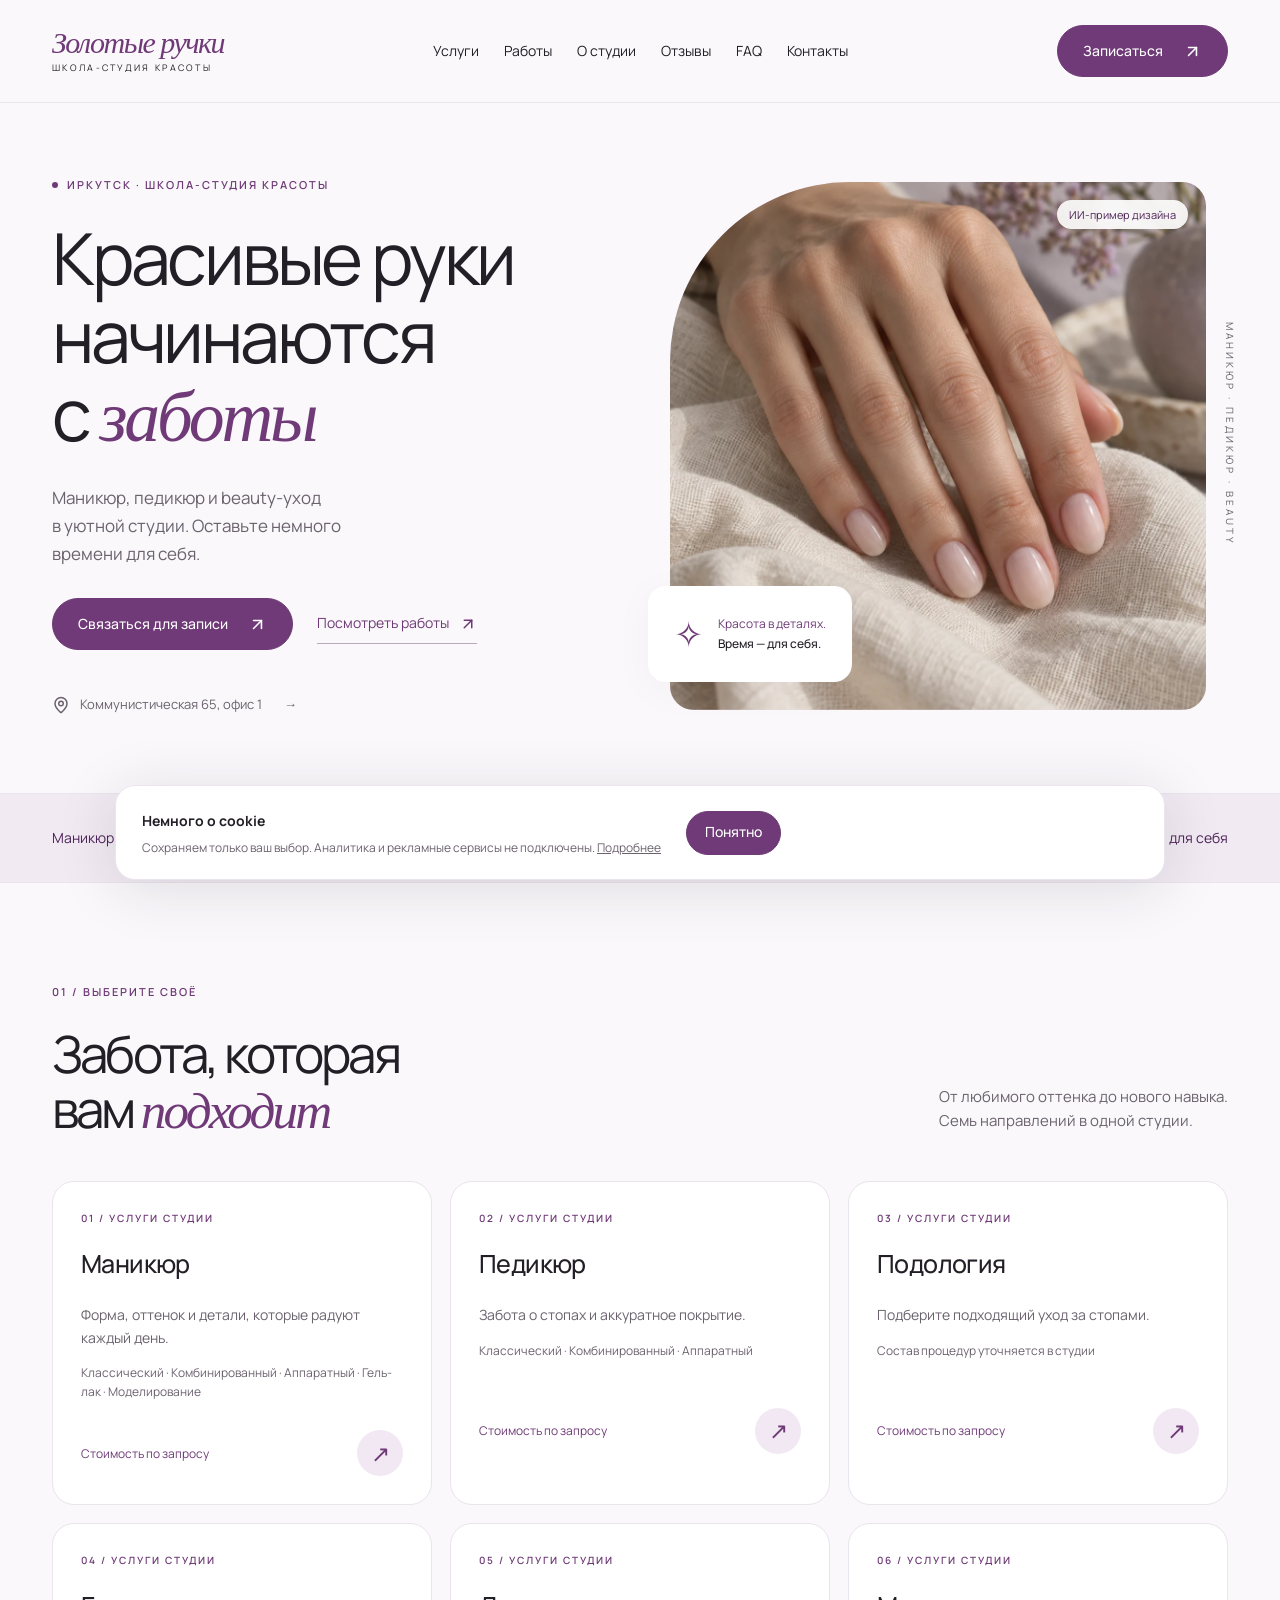
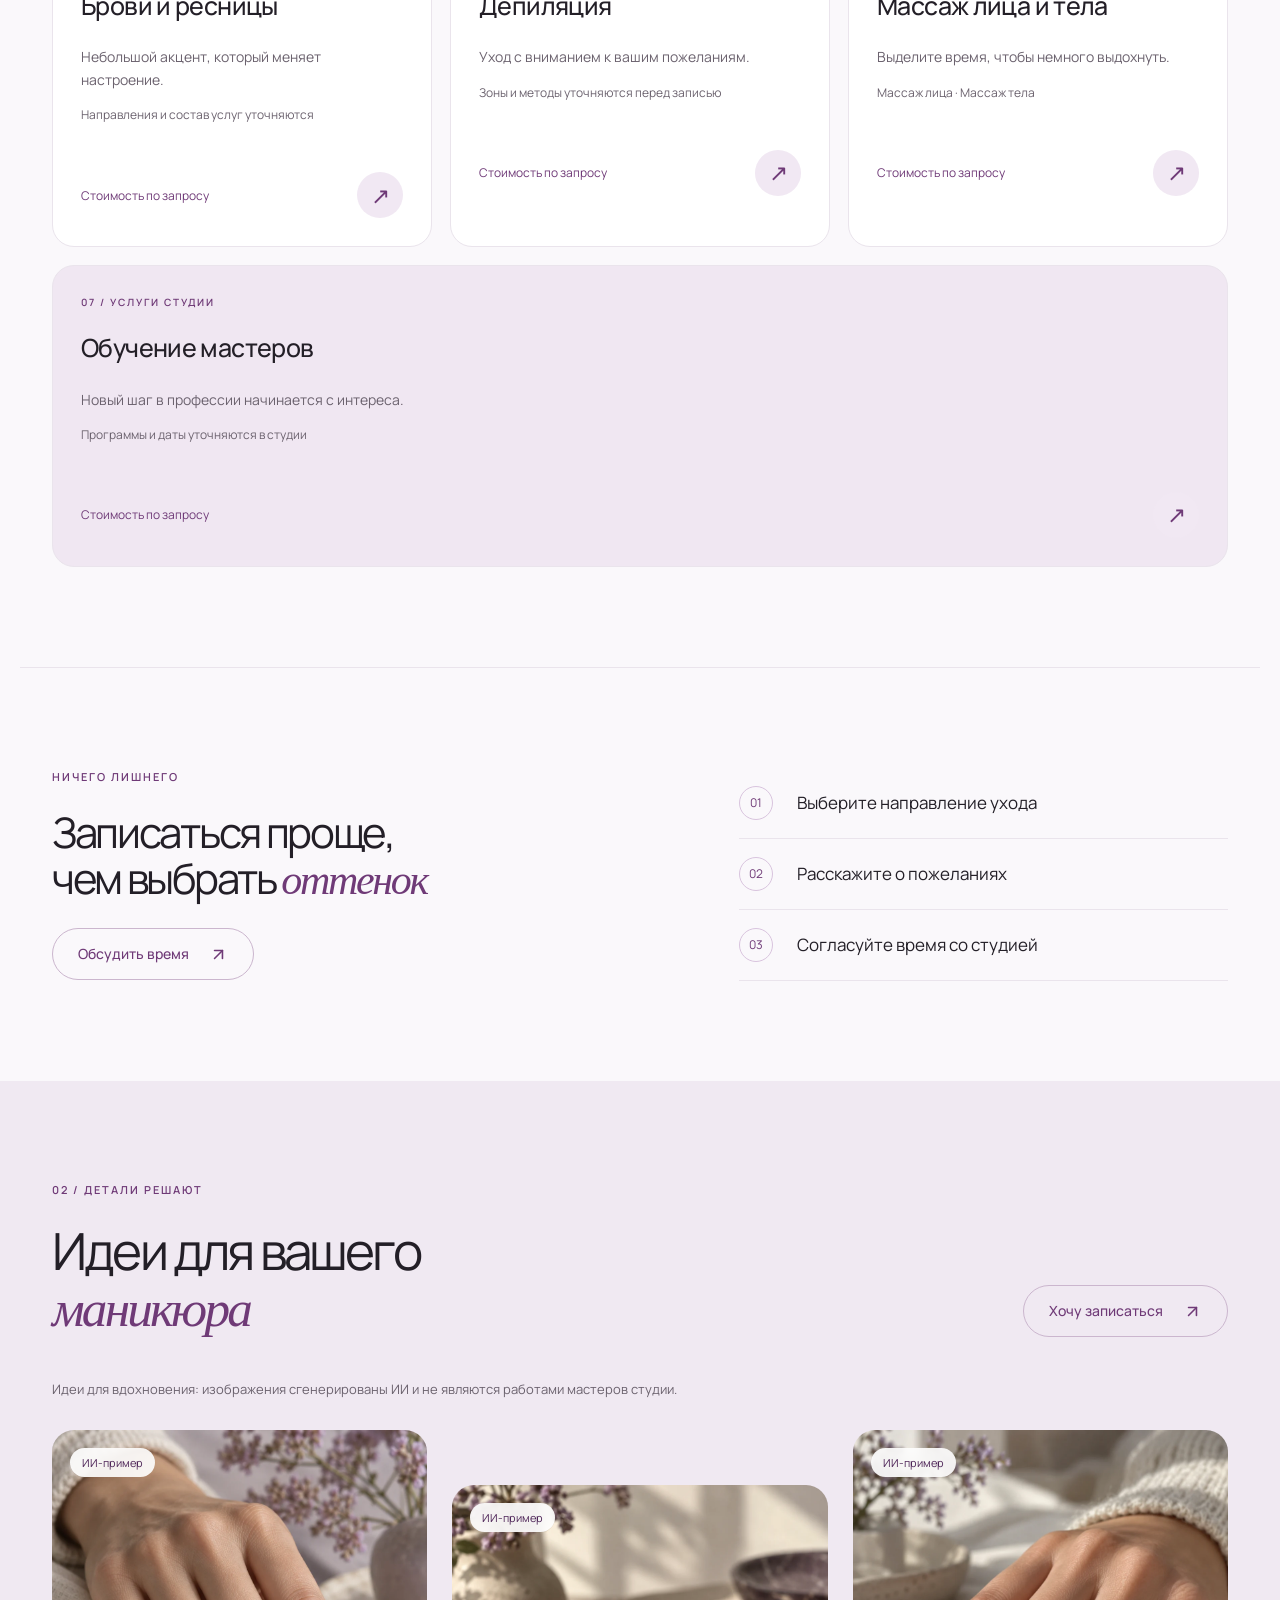
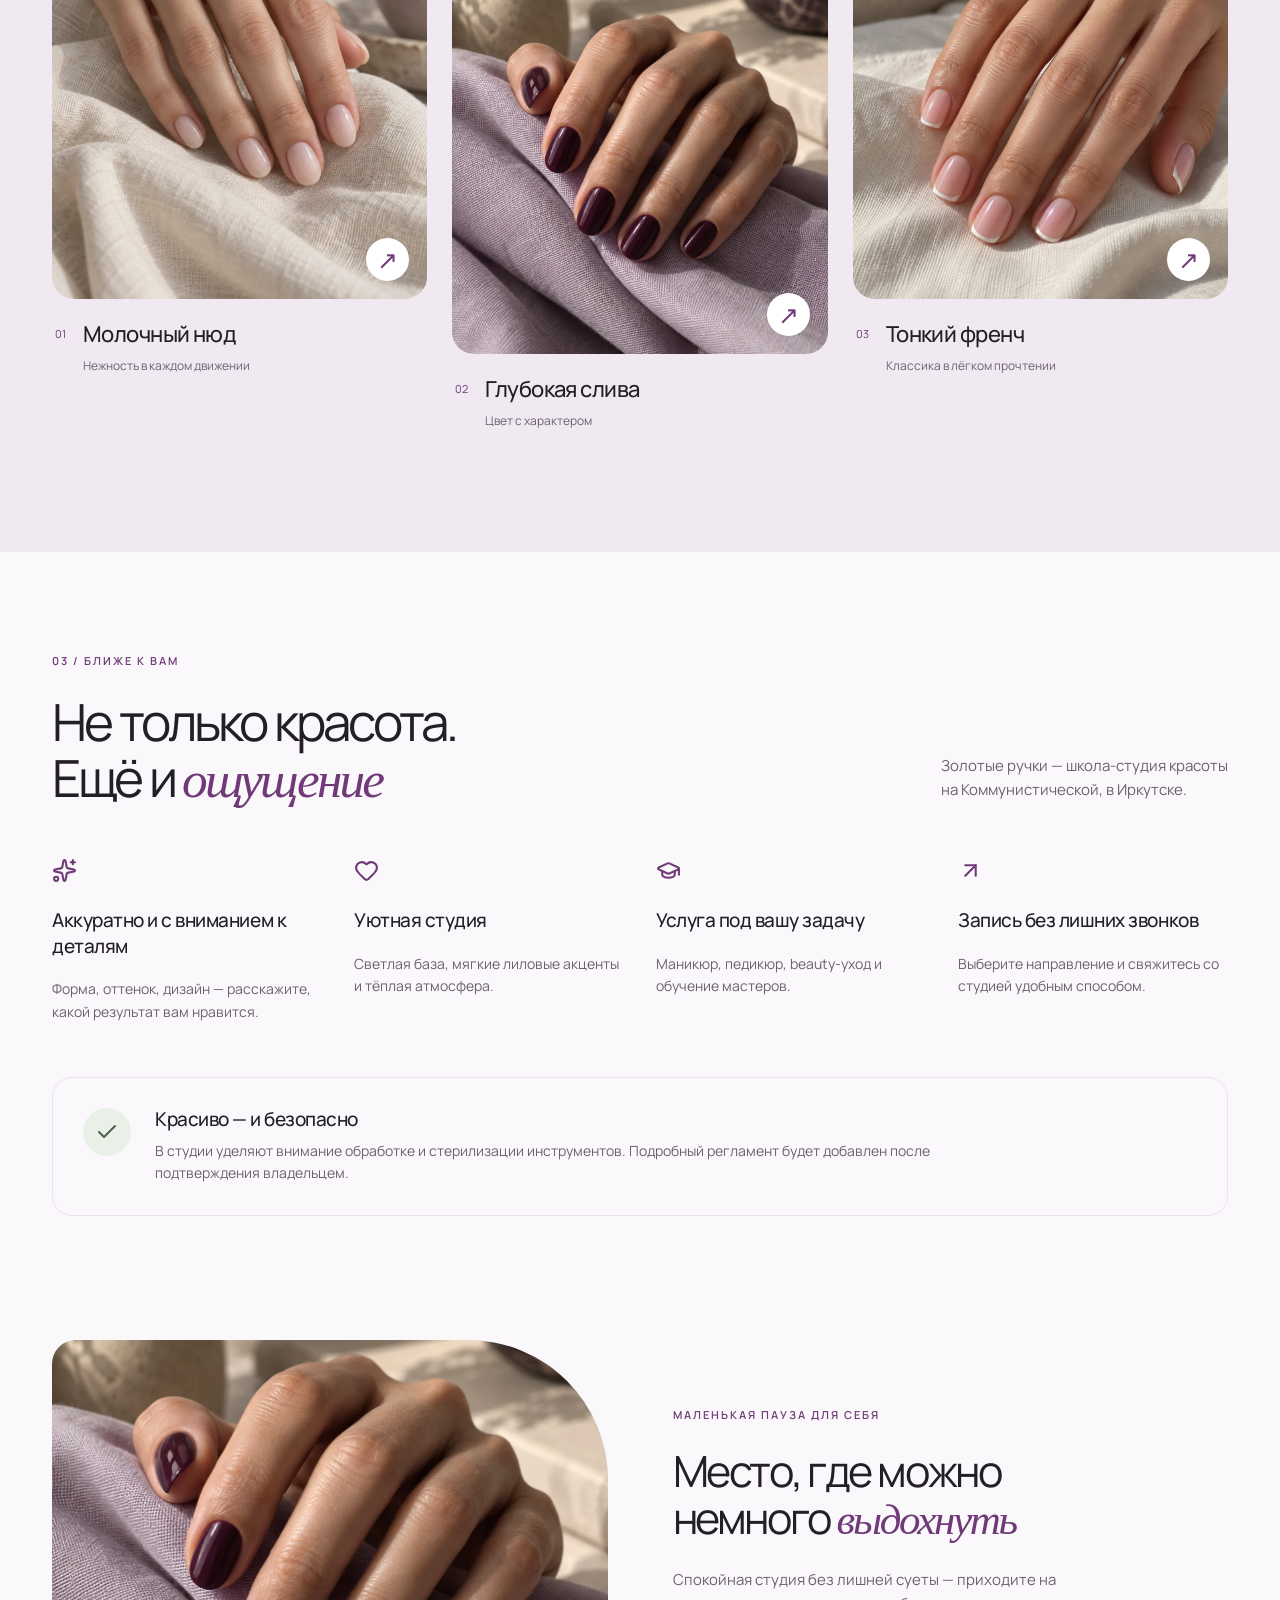
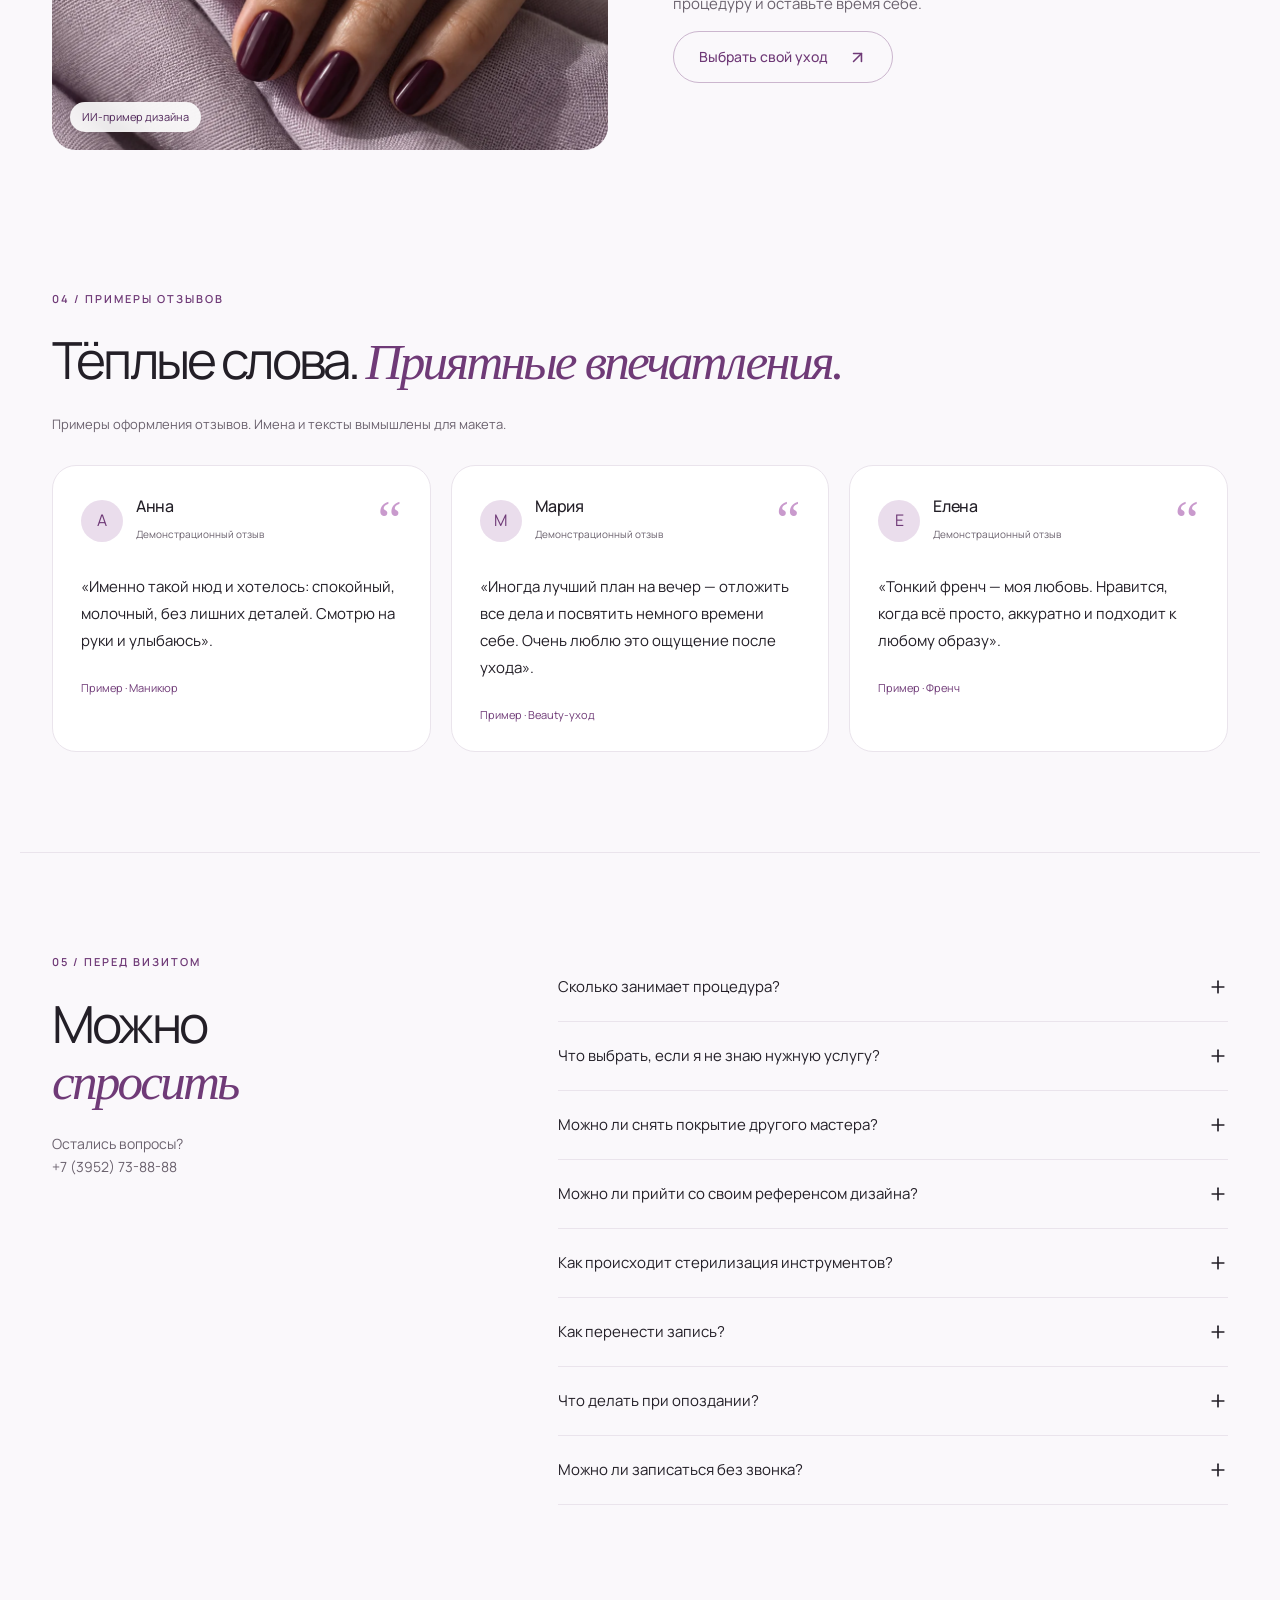
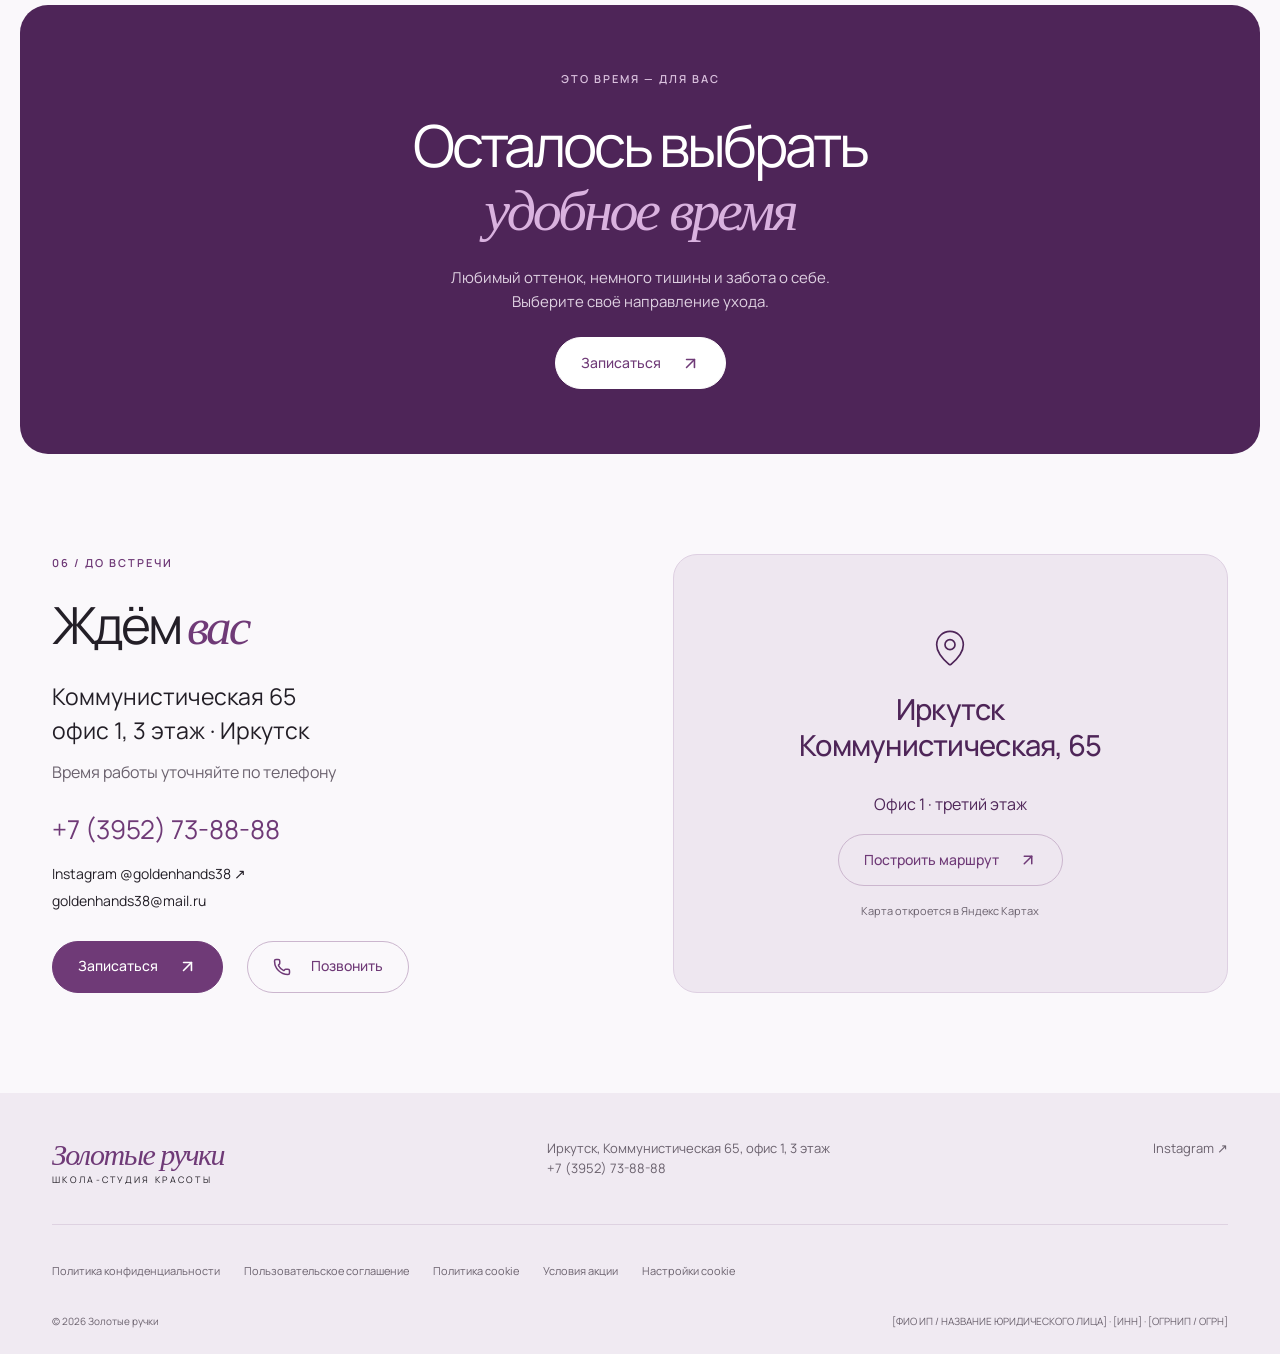
<file: index.html>
<!doctype html>
<html lang="ru">
  <head>
    <meta charset="UTF-8" />
    <meta name="viewport" content="width=device-width, initial-scale=1" />
    <meta name="theme-color" content="#6f3a77" />
    <title>Золотые ручки — школа-студия красоты в Иркутске</title>
    <meta
      name="description"
      content="Маникюр, педикюр и beauty-уход в Иркутске. Золотые ручки, Коммунистическая 65."
    />
    <meta property="og:title" content="Золотые ручки — время для себя" />
    <meta property="og:description" content="Школа-студия красоты в Иркутске" />
    <link rel="icon" href="favicon.svg" type="image/svg+xml" />
    <link rel="stylesheet" href="styles.css" />
    <script src="script.js" defer></script>
  </head>
  <body>
    <a class="skip-link" href="#main">К содержанию</a>
    <header class="header">
      <div class="container header-inner">
        <a class="brand" href="index.html"
          ><span>Золотые ручки</span><small>ШКОЛА-СТУДИЯ КРАСОТЫ</small></a
        >
        <nav aria-label="Основная навигация">
          <a href="#services">Услуги</a><a href="#works">Работы</a
          ><a href="#about">О студии</a><a href="#reviews">Отзывы</a
          ><a href="#faq">FAQ</a><a href="#contacts">Контакты</a>
        </nav>
        <div class="header-actions">
          <button class="button" data-book="">
            Записаться<svg
              xmlns="http://www.w3.org/2000/svg"
              width="19"
              height="19"
              viewbox="0 0 24 24"
              fill="none"
              stroke="currentColor"
              stroke-width="2"
              stroke-linecap="round"
              stroke-linejoin="round"
              class="lucide lucide-arrow-up-right"
              aria-hidden="true"
            >
              <path d="M7 7h10v10"></path>
              <path d="M7 17 17 7"></path>
            </svg></button
          ><button
            class="icon-button menu-button"
            aria-label="Открыть меню"
            data-open-menu=""
            aria-expanded="false"
          >
            <svg
              xmlns="http://www.w3.org/2000/svg"
              width="24"
              height="24"
              viewbox="0 0 24 24"
              fill="none"
              stroke="currentColor"
              stroke-width="2"
              stroke-linecap="round"
              stroke-linejoin="round"
              class="lucide lucide-menu"
              aria-hidden="true"
            >
              <path d="M4 5h16"></path>
              <path d="M4 12h16"></path>
              <path d="M4 19h16"></path>
            </svg>
          </button>
        </div>
      </div>
    </header>
    <main id="main">
      <section class="hero container">
        <div class="hero-copy">
          <p class="eyebrow"><span></span> ИРКУТСК · ШКОЛА-СТУДИЯ КРАСОТЫ</p>
          <h1>Красивые руки<br />начинаются<br />с <em>заботы</em></h1>
          <p class="lead">
            Маникюр, педикюр и beauty-уход<br class="desktop-break" />
            в уютной студии. Оставьте немного<br class="desktop-break" />
            времени для себя.
          </p>
          <div class="actions">
            <button class="button" data-book="">
              Связаться для записи<svg
                xmlns="http://www.w3.org/2000/svg"
                width="19"
                height="19"
                viewbox="0 0 24 24"
                fill="none"
                stroke="currentColor"
                stroke-width="2"
                stroke-linecap="round"
                stroke-linejoin="round"
                class="lucide lucide-arrow-up-right"
                aria-hidden="true"
              >
                <path d="M7 7h10v10"></path>
                <path d="M7 17 17 7"></path>
              </svg></button
            ><a class="text-link" href="#works"
              >Посмотреть работы
              <svg
                xmlns="http://www.w3.org/2000/svg"
                width="18"
                height="18"
                viewbox="0 0 24 24"
                fill="none"
                stroke="currentColor"
                stroke-width="2"
                stroke-linecap="round"
                stroke-linejoin="round"
                class="lucide lucide-arrow-up-right"
                aria-hidden="true"
              >
                <path d="M7 7h10v10"></path>
                <path d="M7 17 17 7"></path></svg
            ></a>
          </div>
          <a class="hero-address" href="#contacts"
            ><svg
              xmlns="http://www.w3.org/2000/svg"
              width="18"
              height="18"
              viewbox="0 0 24 24"
              fill="none"
              stroke="currentColor"
              stroke-width="2"
              stroke-linecap="round"
              stroke-linejoin="round"
              class="lucide lucide-map-pin"
              aria-hidden="true"
            >
              <path
                d="M20 10c0 4.993-5.539 10.193-7.399 11.799a1 1 0 0 1-1.202 0C9.539 20.193 4 14.993 4 10a8 8 0 0 1 16 0"
              ></path>
              <circle cx="12" cy="10" r="3"></circle>
            </svg>
            Коммунистическая 65, офис 1 <span>→</span></a
          >
        </div>
        <div class="hero-visual">
          <div class="photo hero-photo">
            <img
              src="assets/images/nude.webp"
              width="1122"
              height="1402"
              alt="Сгенерированный пример молочного нюдового маникюра"
              fetchpriority="high"
            /><span class="image-label">ИИ-пример дизайна</span>
          </div>
          <div class="hero-note">
            <span class="note-flower" aria-hidden="true">✧</span
            ><span
              >Красота в деталях.<br /><strong>Время — для себя.</strong></span
            >
          </div>
          <span class="vertical-note">МАНИКЮР · ПЕДИКЮР · BEAUTY</span>
        </div>
      </section>
      <div class="service-ribbon">
        <div class="container">
          <span>Маникюр &amp; педикюр</span><i>✧</i><span>Beauty-уход</span
          ><i>✧</i><span>Обучение мастеров</span><i>✧</i
          ><span>Время для себя</span>
        </div>
      </div>
      <section id="services" class="section container reveal">
        <div class="section-heading">
          <div>
            <p class="eyebrow">01 / ВЫБЕРИТЕ СВОЁ</p>
            <h2>Забота, которая<br />вам <em>подходит</em></h2>
          </div>
          <p class="section-intro">
            От любимого оттенка до нового навыка.<br />Семь направлений в одной
            студии.
          </p>
        </div>
        <div class="">
          <div class="simple-services">
            <article class="simple-service reveal">
              <span class="eyebrow">01 / УСЛУГИ СТУДИИ</span>
              <h3>Маникюр</h3>
              <p>Форма, оттенок и детали, которые радуют каждый день.</p>
              <p class="service-detail">
                Классический · Комбинированный · Аппаратный · Гель-лак ·
                Моделирование
              </p>
              <div class="service-bottom">
                <small>Стоимость по запросу</small
                ><button
                  class="round-link"
                  data-book="Маникюр"
                  aria-label="Записаться: Маникюр"
                >
                  ↗
                </button>
              </div>
            </article>
            <article class="simple-service reveal">
              <span class="eyebrow">02 / УСЛУГИ СТУДИИ</span>
              <h3>Педикюр</h3>
              <p>Забота о стопах и аккуратное покрытие.</p>
              <p class="service-detail">
                Классический · Комбинированный · Аппаратный
              </p>
              <div class="service-bottom">
                <small>Стоимость по запросу</small
                ><button
                  class="round-link"
                  data-book="Педикюр"
                  aria-label="Записаться: Педикюр"
                >
                  ↗
                </button>
              </div>
            </article>
            <article class="simple-service reveal">
              <span class="eyebrow">03 / УСЛУГИ СТУДИИ</span>
              <h3>Подология</h3>
              <p>Подберите подходящий уход за стопами.</p>
              <p class="service-detail">Состав процедур уточняется в студии</p>
              <div class="service-bottom">
                <small>Стоимость по запросу</small
                ><button
                  class="round-link"
                  data-book="Подология"
                  aria-label="Записаться: Подология"
                >
                  ↗
                </button>
              </div>
            </article>
            <article class="simple-service reveal">
              <span class="eyebrow">04 / УСЛУГИ СТУДИИ</span>
              <h3>Брови и ресницы</h3>
              <p>Небольшой акцент, который меняет настроение.</p>
              <p class="service-detail">
                Направления и состав услуг уточняются
              </p>
              <div class="service-bottom">
                <small>Стоимость по запросу</small
                ><button
                  class="round-link"
                  data-book="Брови и ресницы"
                  aria-label="Записаться: Брови и ресницы"
                >
                  ↗
                </button>
              </div>
            </article>
            <article class="simple-service reveal">
              <span class="eyebrow">05 / УСЛУГИ СТУДИИ</span>
              <h3>Депиляция</h3>
              <p>Уход с вниманием к вашим пожеланиям.</p>
              <p class="service-detail">
                Зоны и методы уточняются перед записью
              </p>
              <div class="service-bottom">
                <small>Стоимость по запросу</small
                ><button
                  class="round-link"
                  data-book="Депиляция"
                  aria-label="Записаться: Депиляция"
                >
                  ↗
                </button>
              </div>
            </article>
            <article class="simple-service reveal">
              <span class="eyebrow">06 / УСЛУГИ СТУДИИ</span>
              <h3>Массаж лица и тела</h3>
              <p>Выделите время, чтобы немного выдохнуть.</p>
              <p class="service-detail">Массаж лица · Массаж тела</p>
              <div class="service-bottom">
                <small>Стоимость по запросу</small
                ><button
                  class="round-link"
                  data-book="Массаж лица и тела"
                  aria-label="Записаться: Массаж лица и тела"
                >
                  ↗
                </button>
              </div>
            </article>
            <article class="simple-service reveal">
              <span class="eyebrow">07 / УСЛУГИ СТУДИИ</span>
              <h3>Обучение мастеров</h3>
              <p>Новый шаг в профессии начинается с интереса.</p>
              <p class="service-detail">Программы и даты уточняются в студии</p>
              <div class="service-bottom">
                <small>Стоимость по запросу</small
                ><button
                  class="round-link"
                  data-book="Обучение мастеров"
                  aria-label="Записаться: Обучение мастеров"
                >
                  ↗
                </button>
              </div>
            </article>
          </div>
        </div>
      </section>
      <section class="process section container reveal">
        <div>
          <p class="eyebrow">НИЧЕГО ЛИШНЕГО</p>
          <h2>Записаться проще,<br />чем выбрать <em>оттенок</em></h2>
          <button class="button outline" data-book="">
            Обсудить время<svg
              xmlns="http://www.w3.org/2000/svg"
              width="19"
              height="19"
              viewbox="0 0 24 24"
              fill="none"
              stroke="currentColor"
              stroke-width="2"
              stroke-linecap="round"
              stroke-linejoin="round"
              class="lucide lucide-arrow-up-right"
              aria-hidden="true"
            >
              <path d="M7 7h10v10"></path>
              <path d="M7 17 17 7"></path>
            </svg>
          </button>
        </div>
        <ol>
          <li><span>01</span>Выберите направление ухода</li>
          <li><span>02</span>Расскажите о пожеланиях</li>
          <li><span>03</span>Согласуйте время со студией</li>
        </ol>
      </section>
      <section id="works" class="gallery-section section reveal">
        <div class="container">
          <div class="section-heading">
            <div>
              <p class="eyebrow">02 / ДЕТАЛИ РЕШАЮТ</p>
              <h2>Идеи для вашего<br /><em>маникюра</em></h2>
            </div>
            <button class="button outline" data-book="">
              Хочу записаться<svg
                xmlns="http://www.w3.org/2000/svg"
                width="19"
                height="19"
                viewbox="0 0 24 24"
                fill="none"
                stroke="currentColor"
                stroke-width="2"
                stroke-linecap="round"
                stroke-linejoin="round"
                class="lucide lucide-arrow-up-right"
                aria-hidden="true"
              >
                <path d="M7 7h10v10"></path>
                <path d="M7 17 17 7"></path>
              </svg>
            </button>
          </div>
          <div class="gallery-content">
            <p class="gallery-disclaimer">
              Идеи для вдохновения: изображения сгенерированы ИИ и не являются
              работами мастеров студии.
            </p>
            <div class="work-grid">
              <figure class="work-card reveal">
                <button
                  class="work-image"
                  data-lightbox="assets/images/nude.webp"
                  data-caption="Молочный нюд — сгенерированный пример"
                  aria-label="Увеличить: Молочный нюд"
                >
                  <img
                    src="assets/images/nude.webp"
                    alt="ИИ-пример: Молочный нюд"
                    width="1122"
                    height="1402"
                    loading="lazy"
                  /><span class="image-label">ИИ-пример</span
                  ><span class="image-zoom" aria-hidden="true">↗</span>
                </button>
                <figcaption>
                  <span>01</span>
                  <div>
                    <h3>Молочный нюд</h3>
                    <p>Нежность в каждом движении</p>
                  </div>
                </figcaption>
              </figure>
              <figure class="work-card reveal">
                <button
                  class="work-image"
                  data-lightbox="assets/images/plum.webp"
                  data-caption="Глубокая слива — сгенерированный пример"
                  aria-label="Увеличить: Глубокая слива"
                >
                  <img
                    src="assets/images/plum.webp"
                    alt="ИИ-пример: Глубокая слива"
                    width="1122"
                    height="1402"
                    loading="lazy"
                  /><span class="image-label">ИИ-пример</span
                  ><span class="image-zoom" aria-hidden="true">↗</span>
                </button>
                <figcaption>
                  <span>02</span>
                  <div>
                    <h3>Глубокая слива</h3>
                    <p>Цвет с характером</p>
                  </div>
                </figcaption>
              </figure>
              <figure class="work-card reveal">
                <button
                  class="work-image"
                  data-lightbox="assets/images/french.webp"
                  data-caption="Тонкий френч — сгенерированный пример"
                  aria-label="Увеличить: Тонкий френч"
                >
                  <img
                    src="assets/images/french.webp"
                    alt="ИИ-пример: Тонкий френч"
                    width="1122"
                    height="1402"
                    loading="lazy"
                  /><span class="image-label">ИИ-пример</span
                  ><span class="image-zoom" aria-hidden="true">↗</span>
                </button>
                <figcaption>
                  <span>03</span>
                  <div>
                    <h3>Тонкий френч</h3>
                    <p>Классика в лёгком прочтении</p>
                  </div>
                </figcaption>
              </figure>
            </div>
          </div>
        </div>
      </section>
      <section id="about" class="section container reveal">
        <div class="section-heading">
          <div>
            <p class="eyebrow">03 / БЛИЖЕ К ВАМ</p>
            <h2>Не только красота.<br />Ещё и <em>ощущение</em></h2>
          </div>
          <p class="section-intro">
            Золотые ручки — школа-студия красоты<br />на Коммунистической, в
            Иркутске.
          </p>
        </div>
        <div class="trust-grid">
          <article>
            <svg
              xmlns="http://www.w3.org/2000/svg"
              width="25"
              height="25"
              viewbox="0 0 24 24"
              fill="none"
              stroke="currentColor"
              stroke-width="2"
              stroke-linecap="round"
              stroke-linejoin="round"
              class="lucide lucide-sparkles lucide-stars"
              aria-hidden="true"
            >
              <path
                d="M11.017 2.814a1 1 0 0 1 1.966 0l1.051 5.558a2 2 0 0 0 1.594 1.594l5.558 1.051a1 1 0 0 1 0 1.966l-5.558 1.051a2 2 0 0 0-1.594 1.594l-1.051 5.558a1 1 0 0 1-1.966 0l-1.051-5.558a2 2 0 0 0-1.594-1.594l-5.558-1.051a1 1 0 0 1 0-1.966l5.558-1.051a2 2 0 0 0 1.594-1.594z"
              ></path>
              <path d="M20 2v4"></path>
              <path d="M22 4h-4"></path>
              <circle cx="4" cy="20" r="2"></circle>
            </svg>
            <h3>Аккуратно и с вниманием к деталям</h3>
            <p>
              Форма, оттенок, дизайн — расскажите, какой результат вам нравится.
            </p>
          </article>
          <article>
            <svg
              xmlns="http://www.w3.org/2000/svg"
              width="25"
              height="25"
              viewbox="0 0 24 24"
              fill="none"
              stroke="currentColor"
              stroke-width="2"
              stroke-linecap="round"
              stroke-linejoin="round"
              class="lucide lucide-heart"
              aria-hidden="true"
            >
              <path
                d="M2 9.5a5.5 5.5 0 0 1 9.591-3.676.56.56 0 0 0 .818 0A5.49 5.49 0 0 1 22 9.5c0 2.29-1.5 4-3 5.5l-5.492 5.313a2 2 0 0 1-3 .019L5 15c-1.5-1.5-3-3.2-3-5.5"
              ></path>
            </svg>
            <h3>Уютная студия</h3>
            <p>Светлая база, мягкие лиловые акценты и тёплая атмосфера.</p>
          </article>
          <article>
            <svg
              xmlns="http://www.w3.org/2000/svg"
              width="25"
              height="25"
              viewbox="0 0 24 24"
              fill="none"
              stroke="currentColor"
              stroke-width="2"
              stroke-linecap="round"
              stroke-linejoin="round"
              class="lucide lucide-graduation-cap"
              aria-hidden="true"
            >
              <path
                d="M21.42 10.922a1 1 0 0 0-.019-1.838L12.83 5.18a2 2 0 0 0-1.66 0L2.6 9.08a1 1 0 0 0 0 1.832l8.57 3.908a2 2 0 0 0 1.66 0z"
              ></path>
              <path d="M22 10v6"></path>
              <path d="M6 12.5V16a6 3 0 0 0 12 0v-3.5"></path>
            </svg>
            <h3>Услуга под вашу задачу</h3>
            <p>Маникюр, педикюр, beauty-уход и обучение мастеров.</p>
          </article>
          <article>
            <svg
              xmlns="http://www.w3.org/2000/svg"
              width="25"
              height="25"
              viewbox="0 0 24 24"
              fill="none"
              stroke="currentColor"
              stroke-width="2"
              stroke-linecap="round"
              stroke-linejoin="round"
              class="lucide lucide-arrow-up-right"
              aria-hidden="true"
            >
              <path d="M7 7h10v10"></path>
              <path d="M7 17 17 7"></path>
            </svg>
            <h3>Запись без лишних звонков</h3>
            <p>Выберите направление и свяжитесь со студией удобным способом.</p>
          </article>
        </div>
        <div class="safety">
          <span class="safety-icon"
            ><svg
              xmlns="http://www.w3.org/2000/svg"
              width="24"
              height="24"
              viewbox="0 0 24 24"
              fill="none"
              stroke="currentColor"
              stroke-width="2"
              stroke-linecap="round"
              stroke-linejoin="round"
              class="lucide lucide-check"
              aria-hidden="true"
            >
              <path d="M20 6 9 17l-5-5"></path></svg
          ></span>
          <div>
            <h3>Красиво — и безопасно</h3>
            <p>
              В студии уделяют внимание обработке и стерилизации инструментов.
              Подробный регламент будет добавлен после подтверждения владельцем.
            </p>
          </div>
        </div>
      </section>
      <section class="atmosphere container reveal">
        <div class="photo">
          <img
            src="assets/images/plum.webp"
            alt="Сгенерированный пример сливового маникюра"
            width="1122"
            height="1402"
            loading="lazy"
          /><span class="image-label">ИИ-пример дизайна</span>
        </div>
        <div>
          <p class="eyebrow">МАЛЕНЬКАЯ ПАУЗА ДЛЯ СЕБЯ</p>
          <h2>Место, где можно<br />немного <em>выдохнуть</em></h2>
          <p>
            Спокойная студия без лишней суеты — приходите на процедуру и
            оставьте время себе.
          </p>
          <button class="button outline" data-book="">
            Выбрать свой уход<svg
              xmlns="http://www.w3.org/2000/svg"
              width="19"
              height="19"
              viewbox="0 0 24 24"
              fill="none"
              stroke="currentColor"
              stroke-width="2"
              stroke-linecap="round"
              stroke-linejoin="round"
              class="lucide lucide-arrow-up-right"
              aria-hidden="true"
            >
              <path d="M7 7h10v10"></path>
              <path d="M7 17 17 7"></path>
            </svg>
          </button>
        </div>
      </section>
      <section id="reviews" class="section container reviews reveal">
        <p class="eyebrow">04 / ПРИМЕРЫ ОТЗЫВОВ</p>
        <h2>Тёплые слова. <em>Приятные впечатления.</em></h2>
        <div class="review-content">
          <p class="review-disclaimer">
            Примеры оформления отзывов. Имена и тексты вымышлены для макета.
          </p>
          <div class="review-grid">
            <article class="review-card reveal">
              <div class="review-top">
                <span class="review-avatar">А</span>
                <div>
                  <h3>Анна</h3>
                  <small>Демонстрационный отзыв</small>
                </div>
                <span class="quote-mark" aria-hidden="true">“</span>
              </div>
              <blockquote>
                «Именно такой нюд и хотелось: спокойный, молочный, без лишних
                деталей. Смотрю на руки и улыбаюсь».
              </blockquote>
              <p class="review-service">Пример · Маникюр</p>
            </article>
            <article class="review-card reveal">
              <div class="review-top">
                <span class="review-avatar">М</span>
                <div>
                  <h3>Мария</h3>
                  <small>Демонстрационный отзыв</small>
                </div>
                <span class="quote-mark" aria-hidden="true">“</span>
              </div>
              <blockquote>
                «Иногда лучший план на вечер — отложить все дела и посвятить
                немного времени себе. Очень люблю это ощущение после ухода».
              </blockquote>
              <p class="review-service">Пример · Beauty-уход</p>
            </article>
            <article class="review-card reveal">
              <div class="review-top">
                <span class="review-avatar">Е</span>
                <div>
                  <h3>Елена</h3>
                  <small>Демонстрационный отзыв</small>
                </div>
                <span class="quote-mark" aria-hidden="true">“</span>
              </div>
              <blockquote>
                «Тонкий френч — моя любовь. Нравится, когда всё просто,
                аккуратно и подходит к любому образу».
              </blockquote>
              <p class="review-service">Пример · Френч</p>
            </article>
          </div>
        </div>
      </section>
      <section id="faq" class="section container faq-section reveal">
        <div>
          <p class="eyebrow">05 / ПЕРЕД ВИЗИТОМ</p>
          <h2>Можно<br /><em>спросить</em></h2>
          <p>
            Остались вопросы?<br /><a href="tel:+73952738888"
              >+7 (3952) 73-88-88</a
            >
          </p>
        </div>
        <div class="faq-list">
          <details>
            <summary>
              Сколько занимает процедура?<svg
                xmlns="http://www.w3.org/2000/svg"
                width="20"
                height="20"
                viewbox="0 0 24 24"
                fill="none"
                stroke="currentColor"
                stroke-width="2"
                stroke-linecap="round"
                stroke-linejoin="round"
                class="lucide lucide-plus"
                aria-hidden="true"
              >
                <path d="M5 12h14"></path>
                <path d="M12 5v14"></path>
              </svg>
            </summary>
            <p>
              Длительность зависит от выбранной услуги. Точное время уточняется
              перед подтверждением записи.
            </p>
          </details>
          <details>
            <summary>
              Что выбрать, если я не знаю нужную услугу?<svg
                xmlns="http://www.w3.org/2000/svg"
                width="20"
                height="20"
                viewbox="0 0 24 24"
                fill="none"
                stroke="currentColor"
                stroke-width="2"
                stroke-linecap="round"
                stroke-linejoin="round"
                class="lucide lucide-plus"
                aria-hidden="true"
              >
                <path d="M5 12h14"></path>
                <path d="M12 5v14"></path>
              </svg>
            </summary>
            <p>
              Напишите нам, какой уход вам нужен, — поможем выбрать направление.
              Состав процедуры можно уточнить перед записью.
            </p>
          </details>
          <details>
            <summary>
              Можно ли снять покрытие другого мастера?<svg
                xmlns="http://www.w3.org/2000/svg"
                width="20"
                height="20"
                viewbox="0 0 24 24"
                fill="none"
                stroke="currentColor"
                stroke-width="2"
                stroke-linecap="round"
                stroke-linejoin="round"
                class="lucide lucide-plus"
                aria-hidden="true"
              >
                <path d="M5 12h14"></path>
                <path d="M12 5v14"></path>
              </svg>
            </summary>
            <p>
              Возможность снятия, стоимость и дополнительное время необходимо
              уточнить в студии.
            </p>
          </details>
          <details>
            <summary>
              Можно ли прийти со своим референсом дизайна?<svg
                xmlns="http://www.w3.org/2000/svg"
                width="20"
                height="20"
                viewbox="0 0 24 24"
                fill="none"
                stroke="currentColor"
                stroke-width="2"
                stroke-linecap="round"
                stroke-linejoin="round"
                class="lucide lucide-plus"
                aria-hidden="true"
              >
                <path d="M5 12h14"></path>
                <path d="M12 5v14"></path>
              </svg>
            </summary>
            <p>
              Подготовьте референс и уточните возможность выполнения дизайна
              перед визитом.
            </p>
          </details>
          <details>
            <summary>
              Как происходит стерилизация инструментов?<svg
                xmlns="http://www.w3.org/2000/svg"
                width="20"
                height="20"
                viewbox="0 0 24 24"
                fill="none"
                stroke="currentColor"
                stroke-width="2"
                stroke-linecap="round"
                stroke-linejoin="round"
                class="lucide lucide-plus"
                aria-hidden="true"
              >
                <path d="M5 12h14"></path>
                <path d="M12 5v14"></path>
              </svg>
            </summary>
            <p>
              В студии уделяют внимание обработке и стерилизации инструментов.
              Подробный регламент будет добавлен после подтверждения владельцем.
            </p>
          </details>
          <details>
            <summary>
              Как перенести запись?<svg
                xmlns="http://www.w3.org/2000/svg"
                width="20"
                height="20"
                viewbox="0 0 24 24"
                fill="none"
                stroke="currentColor"
                stroke-width="2"
                stroke-linecap="round"
                stroke-linejoin="round"
                class="lucide lucide-plus"
                aria-hidden="true"
              >
                <path d="M5 12h14"></path>
                <path d="M12 5v14"></path>
              </svg>
            </summary>
            <p>
              Свяжитесь со студией по телефону +7 (3952) 73-88-88. Сроки и
              правила переноса уточняются.
            </p>
          </details>
          <details>
            <summary>
              Что делать при опоздании?<svg
                xmlns="http://www.w3.org/2000/svg"
                width="20"
                height="20"
                viewbox="0 0 24 24"
                fill="none"
                stroke="currentColor"
                stroke-width="2"
                stroke-linecap="round"
                stroke-linejoin="round"
                class="lucide lucide-plus"
                aria-hidden="true"
              >
                <path d="M5 12h14"></path>
                <path d="M12 5v14"></path>
              </svg>
            </summary>
            <p>
              Сообщите студии об опоздании по телефону. Возможность приёма в
              выбранное время нужно уточнить.
            </p>
          </details>
          <details>
            <summary>
              Можно ли записаться без звонка?<svg
                xmlns="http://www.w3.org/2000/svg"
                width="20"
                height="20"
                viewbox="0 0 24 24"
                fill="none"
                stroke="currentColor"
                stroke-width="2"
                stroke-linecap="round"
                stroke-linejoin="round"
                class="lucide lucide-plus"
                aria-hidden="true"
              >
                <path d="M5 12h14"></path>
                <path d="M12 5v14"></path>
              </svg>
            </summary>
            <p>
              Да, напишите в Instagram @goldenhands38 или на почту
              goldenhands38@mail.ru. Кнопка «Записаться» откроет все контакты
              студии.
            </p>
          </details>
        </div>
      </section>
      <section class="final-cta container reveal">
        <p class="eyebrow">ЭТО ВРЕМЯ — ДЛЯ ВАС</p>
        <h2>Осталось выбрать<br /><em>удобное время</em></h2>
        <p>
          Любимый оттенок, немного тишины и забота о себе.<br />Выберите своё
          направление ухода.
        </p>
        <button class="button white" data-book="">
          Записаться<svg
            xmlns="http://www.w3.org/2000/svg"
            width="19"
            height="19"
            viewbox="0 0 24 24"
            fill="none"
            stroke="currentColor"
            stroke-width="2"
            stroke-linecap="round"
            stroke-linejoin="round"
            class="lucide lucide-arrow-up-right"
            aria-hidden="true"
          >
            <path d="M7 7h10v10"></path>
            <path d="M7 17 17 7"></path>
          </svg>
        </button>
      </section>
      <section id="contacts" class="section container reveal">
        <div class="contact-grid">
          <div>
            <p class="eyebrow">06 / ДО ВСТРЕЧИ</p>
            <h2>Ждём <em>вас</em></h2>
            <p class="contact-address">
              Коммунистическая 65<br />офис 1, 3 этаж · Иркутск
            </p>
            <p class="muted">Время работы уточняйте по телефону</p>
            <a class="contact-phone" href="tel:+73952738888"
              >+7 (3952) 73-88-88</a
            >
            <div class="contact-links">
              <a
                href="https://www.instagram.com/goldenhands38/"
                target="_blank"
                rel="noreferrer"
                >Instagram @goldenhands38 ↗</a
              ><a href="mailto:goldenhands38@mail.ru">goldenhands38@mail.ru</a>
            </div>
            <div class="actions">
              <button class="button" data-book="">
                Записаться<svg
                  xmlns="http://www.w3.org/2000/svg"
                  width="19"
                  height="19"
                  viewbox="0 0 24 24"
                  fill="none"
                  stroke="currentColor"
                  stroke-width="2"
                  stroke-linecap="round"
                  stroke-linejoin="round"
                  class="lucide lucide-arrow-up-right"
                  aria-hidden="true"
                >
                  <path d="M7 7h10v10"></path>
                  <path d="M7 17 17 7"></path>
                </svg></button
              ><a class="button outline" href="tel:+73952738888"
                ><svg
                  xmlns="http://www.w3.org/2000/svg"
                  width="18"
                  height="18"
                  viewbox="0 0 24 24"
                  fill="none"
                  stroke="currentColor"
                  stroke-width="2"
                  stroke-linecap="round"
                  stroke-linejoin="round"
                  class="lucide lucide-phone"
                  aria-hidden="true"
                >
                  <path
                    d="M13.832 16.568a1 1 0 0 0 1.213-.303l.355-.465A2 2 0 0 1 17 15h3a2 2 0 0 1 2 2v3a2 2 0 0 1-2 2A18 18 0 0 1 2 4a2 2 0 0 1 2-2h3a2 2 0 0 1 2 2v3a2 2 0 0 1-.8 1.6l-.468.351a1 1 0 0 0-.292 1.233 14 14 0 0 0 6.392 6.384"
                  ></path>
                </svg>
                Позвонить</a
              >
            </div>
          </div>
          <div class="map-card">
            <svg
              xmlns="http://www.w3.org/2000/svg"
              width="40"
              height="40"
              viewbox="0 0 24 24"
              fill="none"
              stroke="currentColor"
              stroke-width="2"
              stroke-linecap="round"
              stroke-linejoin="round"
              class="lucide lucide-map-pin"
              aria-hidden="true"
            >
              <path
                d="M20 10c0 4.993-5.539 10.193-7.399 11.799a1 1 0 0 1-1.202 0C9.539 20.193 4 14.993 4 10a8 8 0 0 1 16 0"
              ></path>
              <circle cx="12" cy="10" r="3"></circle>
            </svg>
            <h3>Иркутск<br />Коммунистическая, 65</h3>
            <p>Офис 1 · третий этаж</p>
            <a
              class="button outline"
              href="https://yandex.ru/maps/?text=Иркутск%20Коммунистическая%2065"
              target="_blank"
              rel="noreferrer"
              >Построить маршрут
              <svg
                xmlns="http://www.w3.org/2000/svg"
                width="18"
                height="18"
                viewbox="0 0 24 24"
                fill="none"
                stroke="currentColor"
                stroke-width="2"
                stroke-linecap="round"
                stroke-linejoin="round"
                class="lucide lucide-arrow-up-right"
                aria-hidden="true"
              >
                <path d="M7 7h10v10"></path>
                <path d="M7 17 17 7"></path></svg></a
            ><small>Карта откроется в Яндекс Картах</small>
          </div>
        </div>
      </section>
    </main>
    <footer>
      <div class="container">
        <div class="footer-top">
          <a class="brand" href="index.html"
            ><span>Золотые ручки</span><small>ШКОЛА-СТУДИЯ КРАСОТЫ</small></a
          >
          <p>
            Иркутск, Коммунистическая 65, офис 1, 3 этаж<br /><a
              href="tel:+73952738888"
              >+7 (3952) 73-88-88</a
            >
          </p>
          <a href="https://www.instagram.com/goldenhands38/">Instagram ↗</a>
        </div>
        <div class="legal-links">
          <a href="privacy.html">Политика конфиденциальности</a
          ><a href="terms.html">Пользовательское соглашение</a
          ><a href="cookies.html">Политика cookie</a
          ><a href="promo-terms.html">Условия акции</a
          ><button data-cookie-settings="">Настройки cookie</button>
        </div>
        <div class="footer-bottom">
          <span>© 2026 Золотые ручки</span
          ><span
            >[ФИО ИП / НАЗВАНИЕ ЮРИДИЧЕСКОГО ЛИЦА] · [ИНН] · [ОГРНИП /
            ОГРН]</span
          >
        </div>
      </div>
    </footer>
    <dialog
      id="booking-dialog"
      class="modal contact-modal"
      aria-labelledby="booking-title"
      aria-describedby="booking-description"
    >
      <div class="modal-head">
        <div>
          <p class="eyebrow">ЗОЛОТЫЕ РУЧКИ · ИРКУТСК</p>
          <h2 id="booking-title">Запишемся<br /><em>на красоту?</em></h2>
        </div>
        <button class="icon-button" data-close aria-label="Закрыть">×</button>
      </div>
      <p id="booking-description" class="contact-modal-description">
        Напишите нам или позвоните — уточним услугу и подберём удобное время.
      </p>
      <div class="booking-contacts">
        <a
          class="booking-contact"
          href="https://www.instagram.com/goldenhands38/"
          target="_blank"
          rel="noopener noreferrer"
          ><span class="booking-contact-icon" aria-hidden="true">◎</span
          ><span
            ><strong>Написать в Instagram</strong
            ><small>@goldenhands38</small></span
          ><span class="contact-arrow" aria-hidden="true">↗</span></a
        >
        <a class="booking-contact" href="tel:+73952738888"
          ><span class="booking-contact-icon" aria-hidden="true">☎</span
          ><span
            ><strong>Позвонить в студию</strong
            ><small>+7 (3952) 73-88-88</small></span
          ><span class="contact-arrow" aria-hidden="true">↗</span></a
        >
        <a class="booking-contact" href="mailto:goldenhands38@mail.ru"
          ><span class="booking-contact-icon" aria-hidden="true">@</span
          ><span
            ><strong>Написать на почту</strong
            ><small>goldenhands38@mail.ru</small></span
          ><span class="contact-arrow" aria-hidden="true">↗</span></a
        >
      </div>
      <p class="contact-modal-address">Коммунистическая 65 · офис 1 · 3 этаж</p>
    </dialog>
    <dialog id="menu-dialog" class="modal" aria-label="Меню">
      <div class="modal-head">
        <h2>Золотые ручки</h2>
        <button class="icon-button" data-close aria-label="Закрыть">×</button>
      </div>
      <nav class="mobile-nav">
        <a href="#services">Услуги<span>↗</span></a
        ><a href="#works">Работы<span>↗</span></a
        ><a href="#about">О студии<span>↗</span></a
        ><a href="#reviews">Отзывы<span>↗</span></a
        ><a href="#faq">FAQ<span>↗</span></a
        ><a href="#contacts">Контакты<span>↗</span></a>
      </nav>
    </dialog>
    <dialog
      id="lightbox-dialog"
      class="modal lightbox"
      aria-label="Пример маникюра"
    >
      <div class="modal-head">
        <p id="lightbox-caption"></p>
        <button class="icon-button" data-close aria-label="Закрыть">×</button>
      </div>
      <img id="lightbox-image" alt="Сгенерированный пример маникюра" />
    </dialog>
    <aside
      class="cookie-banner"
      id="cookie-banner"
      hidden
      aria-label="Настройки cookie"
    >
      <div>
        <strong>Немного о cookie</strong>
        <p>
          Сохраняем только ваш выбор. Аналитика и рекламные сервисы не
          подключены. <a href="cookies.html">Подробнее</a>
        </p>
      </div>
      <button class="button small" id="cookie-accept">Понятно</button>
    </aside>
    <div class="mobile-sticky" id="mobile-sticky" hidden>
      <button class="button" data-book>Записаться <span>↗</span></button>
    </div>
    <noscript
      ><p class="noscript-note">
        Для интерактивных элементов включите JavaScript. Записаться можно по
        телефону <a href="tel:+73952738888">+7 (3952) 73-88-88</a>.
      </p></noscript
    >
  </body>
</html>
</file>
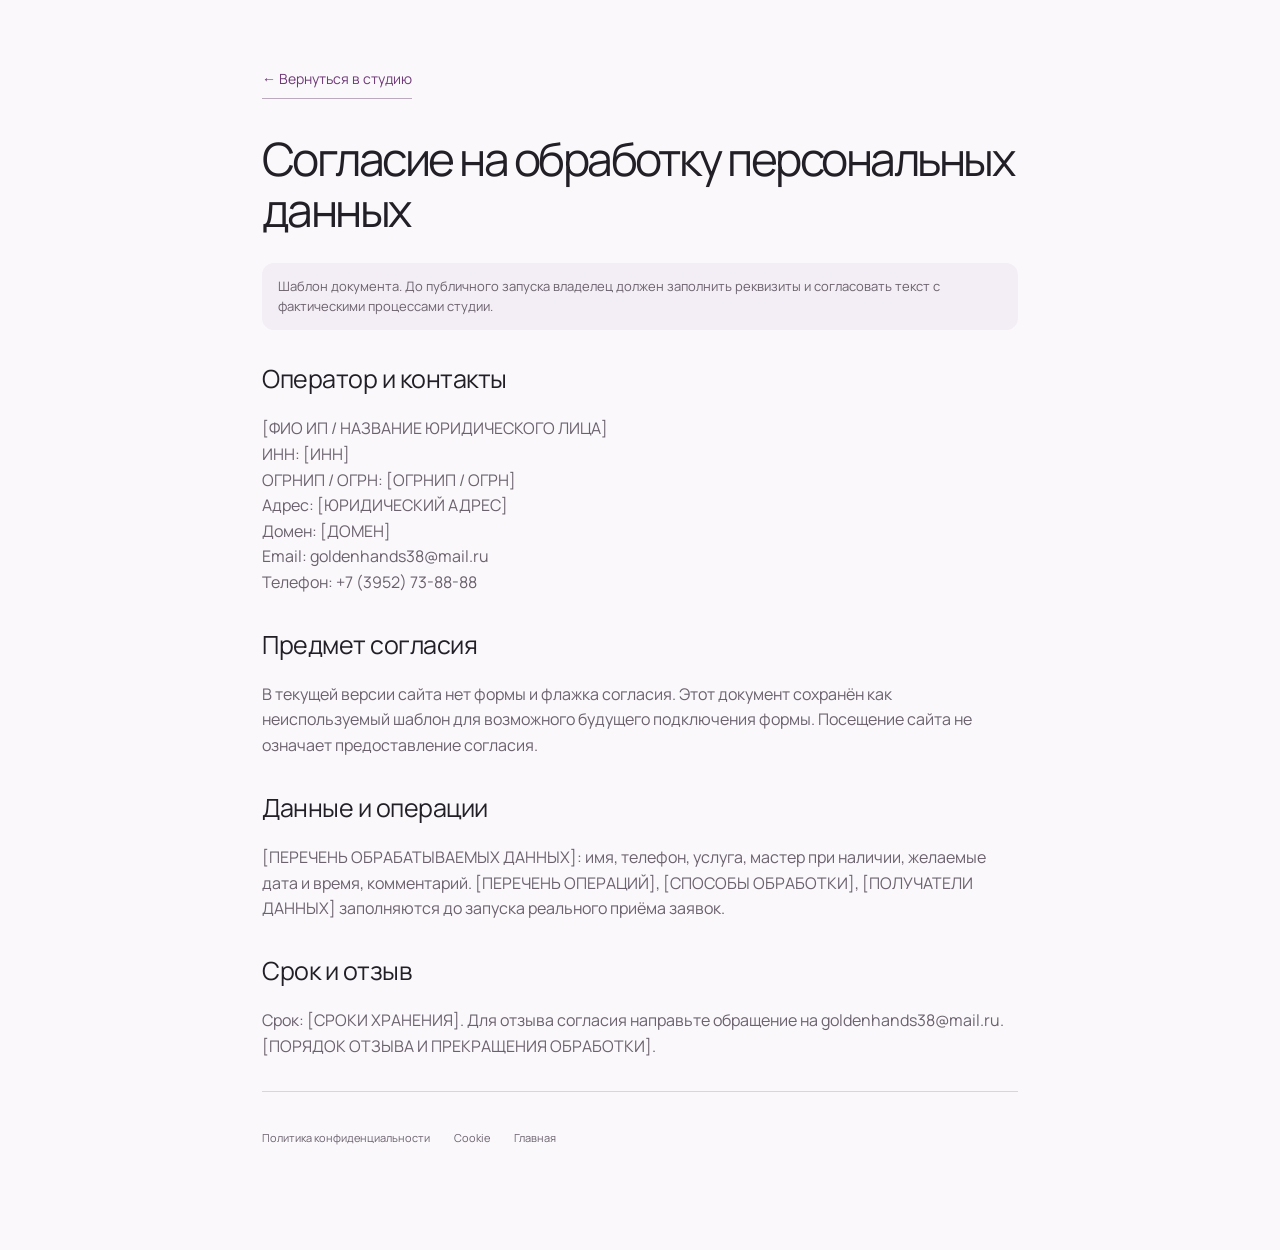
<file: consent.html>
<!doctype html>
<html lang="ru">
  <head>
    <meta charset="UTF-8" />
    <meta name="viewport" content="width=device-width,initial-scale=1" />
    <title>Согласие на обработку персональных данных</title>
    <link rel="icon" href="favicon.svg" />
    <link rel="stylesheet" href="styles.css" />
  </head>
  <body>
    <main class="container legal-page">
      <a class="text-link" href="index.html">← Вернуться в студию</a>
      <h1>Согласие на обработку персональных данных</h1>
      <p class="notice">
        Шаблон документа. До публичного запуска владелец должен заполнить
        реквизиты и согласовать текст с фактическими процессами студии.
      </p>
      <h2>Оператор и контакты</h2>
      <p>
        [ФИО ИП / НАЗВАНИЕ ЮРИДИЧЕСКОГО ЛИЦА]<br />ИНН: [ИНН]<br />ОГРНИП /
        ОГРН: [ОГРНИП / ОГРН]<br />Адрес: [ЮРИДИЧЕСКИЙ АДРЕС]<br />Домен:
        [ДОМЕН]<br />Email: goldenhands38@mail.ru<br />Телефон: +7 (3952)
        73-88-88
      </p>
      <h2>Предмет согласия</h2>
      <p>
        В текущей версии сайта нет формы и флажка согласия. Этот документ
        сохранён как неиспользуемый шаблон для возможного будущего подключения
        формы. Посещение сайта не означает предоставление согласия.
      </p>
      <h2>Данные и операции</h2>
      <p>
        [ПЕРЕЧЕНЬ ОБРАБАТЫВАЕМЫХ ДАННЫХ]: имя, телефон, услуга, мастер при
        наличии, желаемые дата и время, комментарий. [ПЕРЕЧЕНЬ ОПЕРАЦИЙ],
        [СПОСОБЫ ОБРАБОТКИ], [ПОЛУЧАТЕЛИ ДАННЫХ] заполняются до запуска
        реального приёма заявок.
      </p>
      <h2>Срок и отзыв</h2>
      <p>
        Срок: [СРОКИ ХРАНЕНИЯ]. Для отзыва согласия направьте обращение на
        goldenhands38@mail.ru. [ПОРЯДОК ОТЗЫВА И ПРЕКРАЩЕНИЯ ОБРАБОТКИ].
      </p>
      <nav class="legal-links">
        <a href="privacy.html">Политика конфиденциальности</a
        ><a href="cookies.html">Cookie</a><a href="index.html">Главная</a>
      </nav>
    </main>
  </body>
</html>
</file>
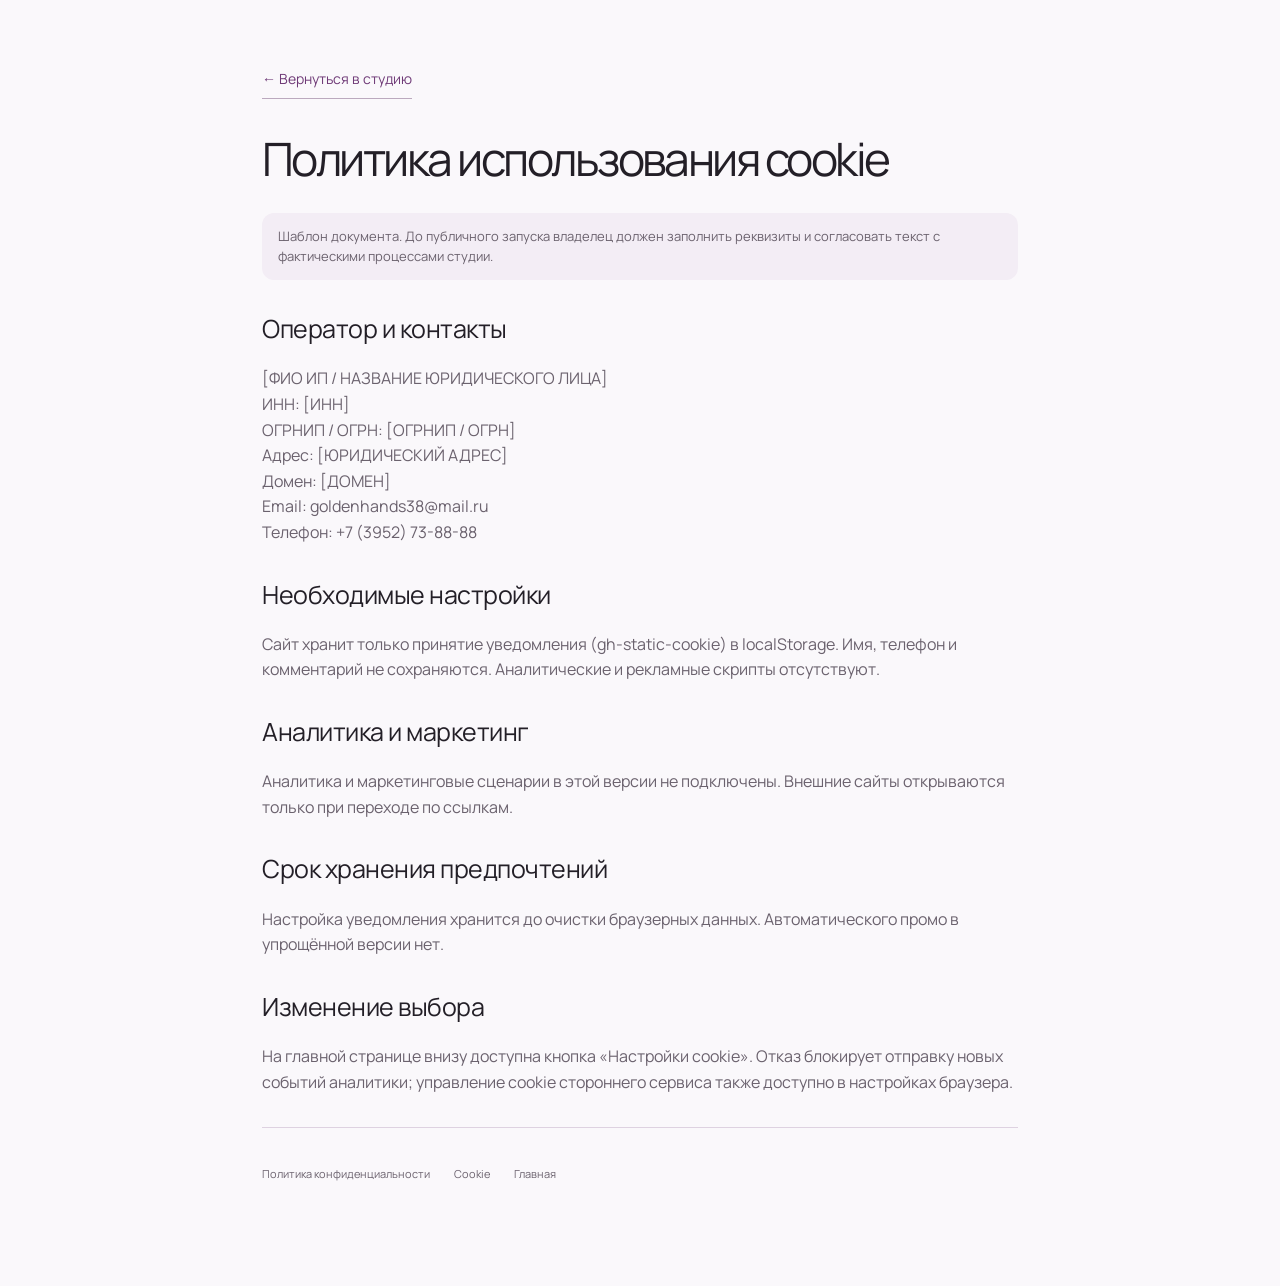
<file: cookies.html>
<!doctype html>
<html lang="ru">
  <head>
    <meta charset="UTF-8" />
    <meta name="viewport" content="width=device-width,initial-scale=1" />
    <title>Политика использования cookie</title>
    <link rel="icon" href="favicon.svg" />
    <link rel="stylesheet" href="styles.css" />
  </head>
  <body>
    <main class="container legal-page">
      <a class="text-link" href="index.html">← Вернуться в студию</a>
      <h1>Политика использования cookie</h1>
      <p class="notice">
        Шаблон документа. До публичного запуска владелец должен заполнить
        реквизиты и согласовать текст с фактическими процессами студии.
      </p>
      <h2>Оператор и контакты</h2>
      <p>
        [ФИО ИП / НАЗВАНИЕ ЮРИДИЧЕСКОГО ЛИЦА]<br />ИНН: [ИНН]<br />ОГРНИП /
        ОГРН: [ОГРНИП / ОГРН]<br />Адрес: [ЮРИДИЧЕСКИЙ АДРЕС]<br />Домен:
        [ДОМЕН]<br />Email: goldenhands38@mail.ru<br />Телефон: +7 (3952)
        73-88-88
      </p>
      <h2>Необходимые настройки</h2>
      <p>
        Сайт хранит только принятие уведомления (gh-static-cookie) в
        localStorage. Имя, телефон и комментарий не сохраняются. Аналитические и
        рекламные скрипты отсутствуют.
      </p>
      <h2>Аналитика и маркетинг</h2>
      <p>
        Аналитика и маркетинговые сценарии в этой версии не подключены. Внешние
        сайты открываются только при переходе по ссылкам.
      </p>
      <h2>Срок хранения предпочтений</h2>
      <p>
        Настройка уведомления хранится до очистки браузерных данных.
        Автоматического промо в упрощённой версии нет.
      </p>
      <h2>Изменение выбора</h2>
      <p>
        На главной странице внизу доступна кнопка «Настройки cookie». Отказ
        блокирует отправку новых событий аналитики; управление cookie стороннего
        сервиса также доступно в настройках браузера.
      </p>
      <nav class="legal-links">
        <a href="privacy.html">Политика конфиденциальности</a
        ><a href="cookies.html">Cookie</a><a href="index.html">Главная</a>
      </nav>
    </main>
  </body>
</html>
</file>
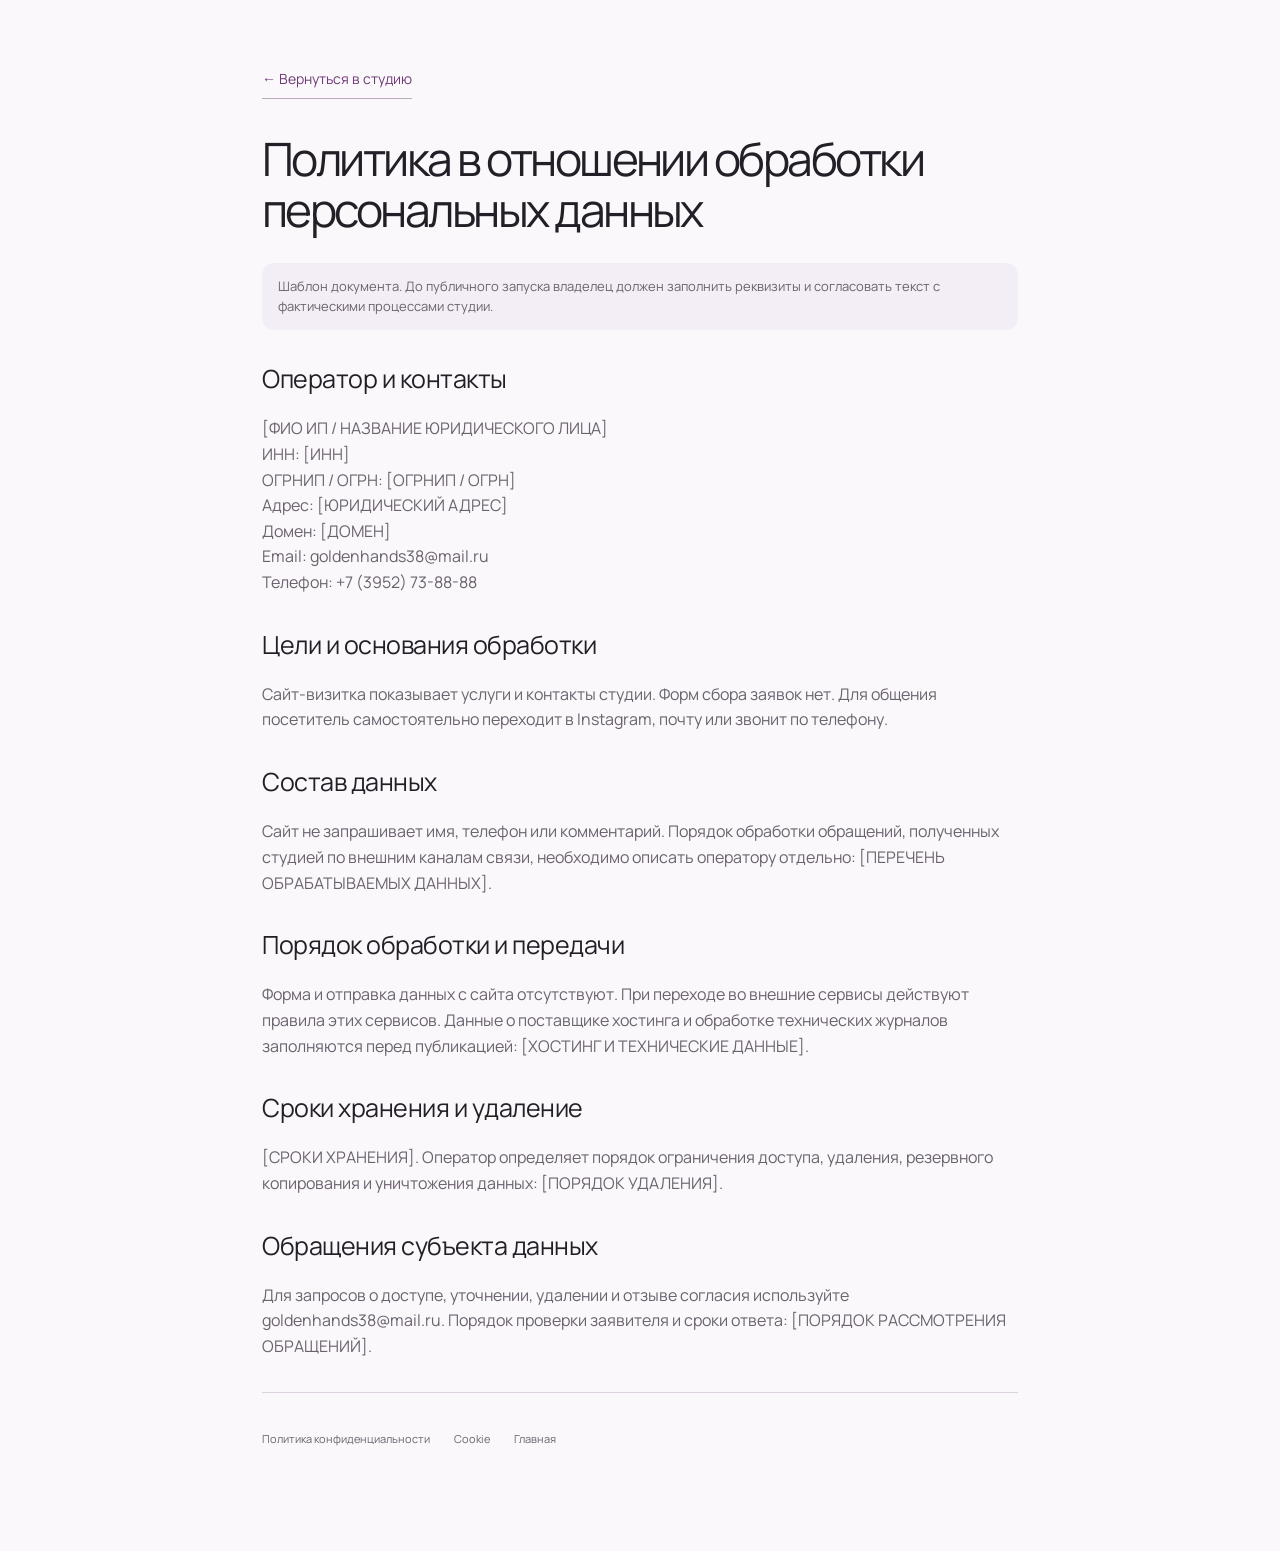
<file: privacy.html>
<!doctype html>
<html lang="ru">
  <head>
    <meta charset="UTF-8" />
    <meta name="viewport" content="width=device-width,initial-scale=1" />
    <title>Политика в отношении обработки персональных данных</title>
    <link rel="icon" href="favicon.svg" />
    <link rel="stylesheet" href="styles.css" />
  </head>
  <body>
    <main class="container legal-page">
      <a class="text-link" href="index.html">← Вернуться в студию</a>
      <h1>Политика в отношении обработки персональных данных</h1>
      <p class="notice">
        Шаблон документа. До публичного запуска владелец должен заполнить
        реквизиты и согласовать текст с фактическими процессами студии.
      </p>
      <h2>Оператор и контакты</h2>
      <p>
        [ФИО ИП / НАЗВАНИЕ ЮРИДИЧЕСКОГО ЛИЦА]<br />ИНН: [ИНН]<br />ОГРНИП /
        ОГРН: [ОГРНИП / ОГРН]<br />Адрес: [ЮРИДИЧЕСКИЙ АДРЕС]<br />Домен:
        [ДОМЕН]<br />Email: goldenhands38@mail.ru<br />Телефон: +7 (3952)
        73-88-88
      </p>
      <h2>Цели и основания обработки</h2>
      <p>
        Сайт-визитка показывает услуги и контакты студии. Форм сбора заявок нет.
        Для общения посетитель самостоятельно переходит в Instagram, почту или
        звонит по телефону.
      </p>
      <h2>Состав данных</h2>
      <p>
        Сайт не запрашивает имя, телефон или комментарий. Порядок обработки
        обращений, полученных студией по внешним каналам связи, необходимо
        описать оператору отдельно: [ПЕРЕЧЕНЬ ОБРАБАТЫВАЕМЫХ ДАННЫХ].
      </p>
      <h2>Порядок обработки и передачи</h2>
      <p>
        Форма и отправка данных с сайта отсутствуют. При переходе во внешние
        сервисы действуют правила этих сервисов. Данные о поставщике хостинга и
        обработке технических журналов заполняются перед публикацией: [ХОСТИНГ И
        ТЕХНИЧЕСКИЕ ДАННЫЕ].
      </p>
      <h2>Сроки хранения и удаление</h2>
      <p>
        [СРОКИ ХРАНЕНИЯ]. Оператор определяет порядок ограничения доступа,
        удаления, резервного копирования и уничтожения данных: [ПОРЯДОК
        УДАЛЕНИЯ].
      </p>
      <h2>Обращения субъекта данных</h2>
      <p>
        Для запросов о доступе, уточнении, удалении и отзыве согласия
        используйте goldenhands38@mail.ru. Порядок проверки заявителя и сроки
        ответа: [ПОРЯДОК РАССМОТРЕНИЯ ОБРАЩЕНИЙ].
      </p>
      <nav class="legal-links">
        <a href="privacy.html">Политика конфиденциальности</a
        ><a href="cookies.html">Cookie</a><a href="index.html">Главная</a>
      </nav>
    </main>
  </body>
</html>
</file>
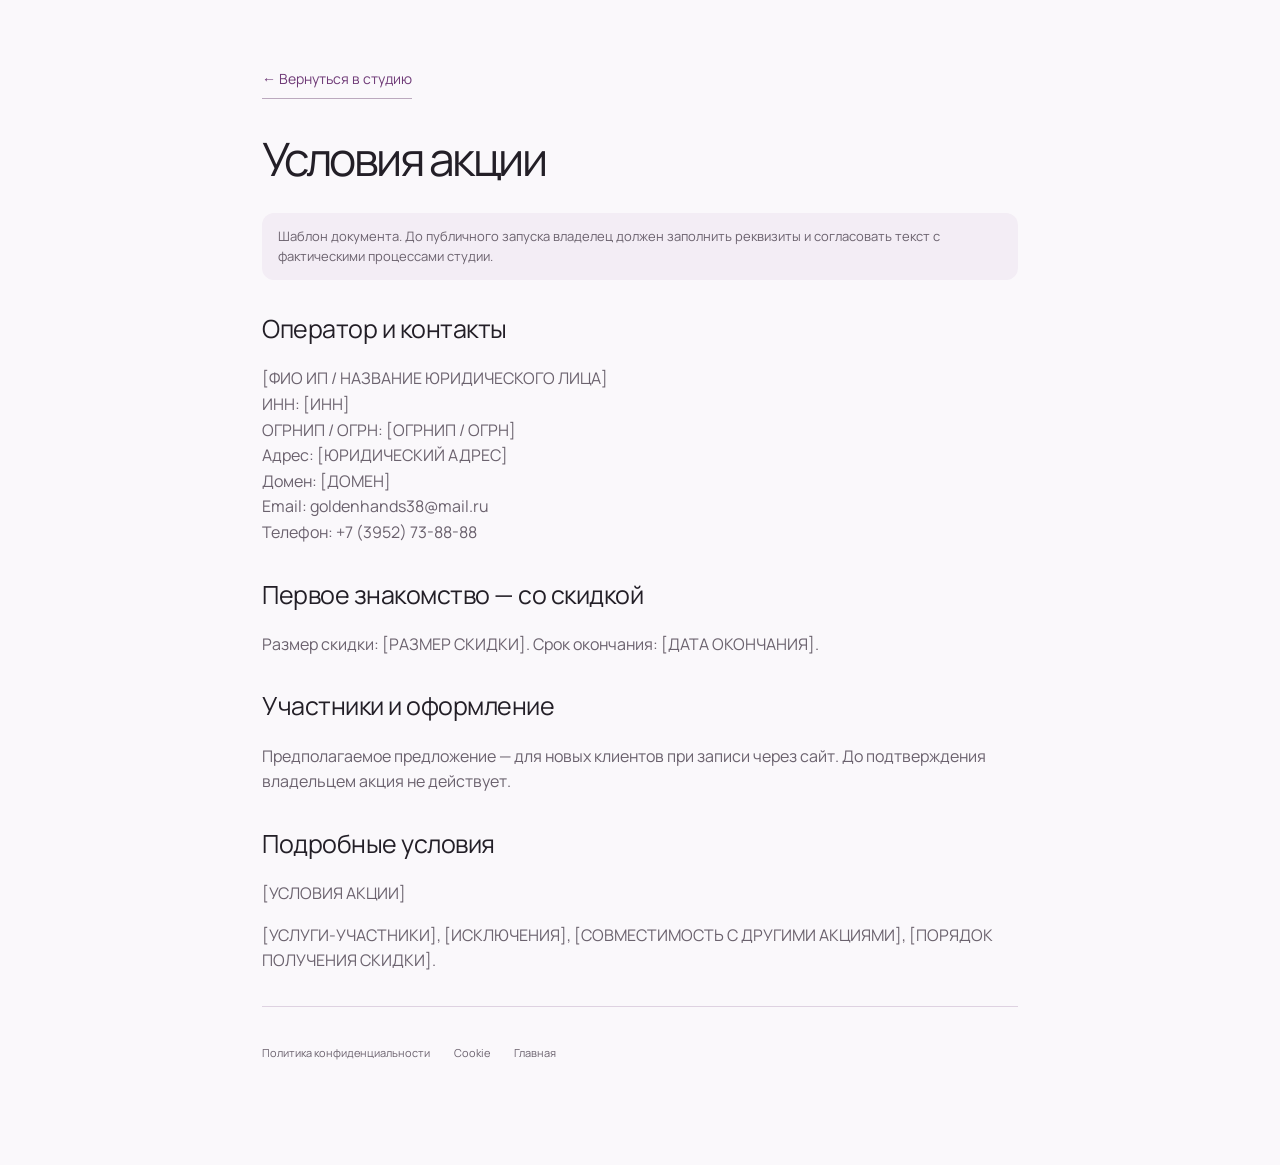
<file: promo-terms.html>
<!doctype html>
<html lang="ru">
  <head>
    <meta charset="UTF-8" />
    <meta name="viewport" content="width=device-width,initial-scale=1" />
    <title>Условия акции</title>
    <link rel="icon" href="favicon.svg" />
    <link rel="stylesheet" href="styles.css" />
  </head>
  <body>
    <main class="container legal-page">
      <a class="text-link" href="index.html">← Вернуться в студию</a>
      <h1>Условия акции</h1>
      <p class="notice">
        Шаблон документа. До публичного запуска владелец должен заполнить
        реквизиты и согласовать текст с фактическими процессами студии.
      </p>
      <h2>Оператор и контакты</h2>
      <p>
        [ФИО ИП / НАЗВАНИЕ ЮРИДИЧЕСКОГО ЛИЦА]<br />ИНН: [ИНН]<br />ОГРНИП /
        ОГРН: [ОГРНИП / ОГРН]<br />Адрес: [ЮРИДИЧЕСКИЙ АДРЕС]<br />Домен:
        [ДОМЕН]<br />Email: goldenhands38@mail.ru<br />Телефон: +7 (3952)
        73-88-88
      </p>
      <h2>Первое знакомство — со скидкой</h2>
      <p>Размер скидки: [РАЗМЕР СКИДКИ]. Срок окончания: [ДАТА ОКОНЧАНИЯ].</p>
      <h2>Участники и оформление</h2>
      <p>
        Предполагаемое предложение — для новых клиентов при записи через сайт.
        До подтверждения владельцем акция не действует.
      </p>
      <h2>Подробные условия</h2>
      <p>[УСЛОВИЯ АКЦИИ]</p>
      <p>
        [УСЛУГИ-УЧАСТНИКИ], [ИСКЛЮЧЕНИЯ], [СОВМЕСТИМОСТЬ С ДРУГИМИ АКЦИЯМИ],
        [ПОРЯДОК ПОЛУЧЕНИЯ СКИДКИ].
      </p>
      <nav class="legal-links">
        <a href="privacy.html">Политика конфиденциальности</a
        ><a href="cookies.html">Cookie</a><a href="index.html">Главная</a>
      </nav>
    </main>
  </body>
</html>
</file>
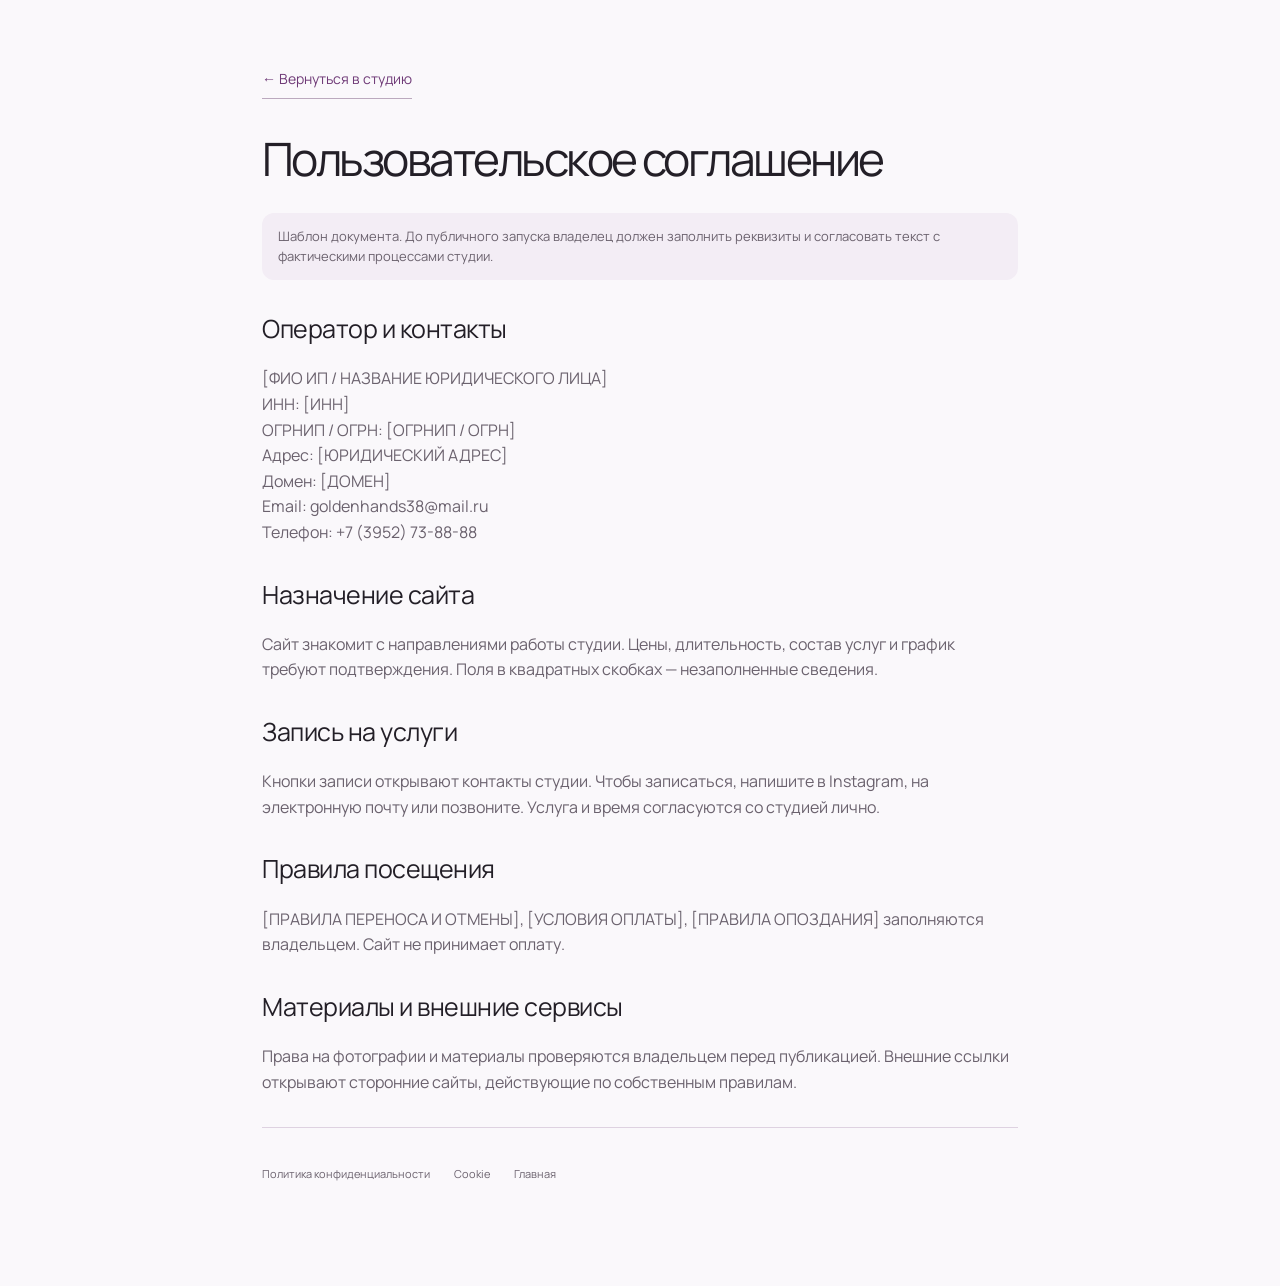
<file: terms.html>
<!doctype html>
<html lang="ru">
  <head>
    <meta charset="UTF-8" />
    <meta name="viewport" content="width=device-width,initial-scale=1" />
    <title>Пользовательское соглашение</title>
    <link rel="icon" href="favicon.svg" />
    <link rel="stylesheet" href="styles.css" />
  </head>
  <body>
    <main class="container legal-page">
      <a class="text-link" href="index.html">← Вернуться в студию</a>
      <h1>Пользовательское соглашение</h1>
      <p class="notice">
        Шаблон документа. До публичного запуска владелец должен заполнить
        реквизиты и согласовать текст с фактическими процессами студии.
      </p>
      <h2>Оператор и контакты</h2>
      <p>
        [ФИО ИП / НАЗВАНИЕ ЮРИДИЧЕСКОГО ЛИЦА]<br />ИНН: [ИНН]<br />ОГРНИП /
        ОГРН: [ОГРНИП / ОГРН]<br />Адрес: [ЮРИДИЧЕСКИЙ АДРЕС]<br />Домен:
        [ДОМЕН]<br />Email: goldenhands38@mail.ru<br />Телефон: +7 (3952)
        73-88-88
      </p>
      <h2>Назначение сайта</h2>
      <p>
        Сайт знакомит с направлениями работы студии. Цены, длительность, состав
        услуг и график требуют подтверждения. Поля в квадратных скобках —
        незаполненные сведения.
      </p>
      <h2>Запись на услуги</h2>
      <p>
        Кнопки записи открывают контакты студии. Чтобы записаться, напишите в
        Instagram, на электронную почту или позвоните. Услуга и время
        согласуются со студией лично.
      </p>
      <h2>Правила посещения</h2>
      <p>
        [ПРАВИЛА ПЕРЕНОСА И ОТМЕНЫ], [УСЛОВИЯ ОПЛАТЫ], [ПРАВИЛА ОПОЗДАНИЯ]
        заполняются владельцем. Сайт не принимает оплату.
      </p>
      <h2>Материалы и внешние сервисы</h2>
      <p>
        Права на фотографии и материалы проверяются владельцем перед
        публикацией. Внешние ссылки открывают сторонние сайты, действующие по
        собственным правилам.
      </p>
      <nav class="legal-links">
        <a href="privacy.html">Политика конфиденциальности</a
        ><a href="cookies.html">Cookie</a><a href="index.html">Главная</a>
      </nav>
    </main>
  </body>
</html>
</file>
<file: styles.css>
@font-face {
  font-family: Manrope;
  src: url("assets/fonts/manrope-cyrillic.woff2") format("woff2");
  font-weight: 200 800;
  font-display: swap;
  unicode-range: U+0400-045F, U+0490-0491, U+04B0-04B1, U+2116;
}
@font-face {
  font-family: Manrope;
  src: url("assets/fonts/manrope-latin.woff2") format("woff2");
  font-weight: 200 800;
  font-display: swap;
  unicode-range:
    U+0000-00FF, U+0131, U+0152-0153, U+02BB-02BC, U+02C6, U+02DA, U+02DC,
    U+0304, U+0308, U+0329, U+2000-206F, U+20AC, U+2122, U+2191, U+2193, U+2212,
    U+2215, U+FEFF, U+FFFD;
}

:root {
  --bg: #faf8fb;
  --surface: #fff;
  --ink: #231f27;
  --plum: #6f3a77;
  --dark: #4e2558;
  --soft: #c99acd;
  --pink: #e8d8e8;
  --border: #eae4ec;
  --muted: #6b626e;
}
* {
  box-sizing: border-box;
}
html {
  scroll-behavior: smooth;
  scroll-padding-top: 100px;
}
body {
  margin: 0;
  background: var(--bg);
  color: var(--ink);
  font-family: "Manrope", Arial, Helvetica, sans-serif;
  font-size: 16px;
  line-height: 1.6;
}
button,
input,
select,
textarea {
  font: inherit;
}
button,
a,
input,
select,
textarea {
  -webkit-tap-highlight-color: transparent;
}
button,
a {
  touch-action: manipulation;
}
button {
  cursor: pointer;
}
a {
  color: inherit;
  text-decoration: none;
}
button {
  border: 0;
}
button:disabled {
  opacity: 0.55;
  cursor: wait;
}
a:focus-visible,
button:focus-visible,
input:focus-visible,
select:focus-visible,
textarea:focus-visible,
summary:focus-visible {
  outline: 3px solid var(--plum);
  outline-offset: 5px;
}
h1,
h2,
h3,
p {
  margin-top: 0;
}
h1,
h2 {
  font-weight: 400;
  line-height: 1.09;
  letter-spacing: -0.055em;
}
h1 {
  font-size: clamp(48px, 5.6vw, 78px);
  margin-bottom: 28px;
}
h2 {
  font-size: clamp(36px, 4vw, 54px);
  margin-bottom: 24px;
}
h3 {
  font-size: 23px;
  line-height: 1.25;
  font-weight: 500;
  letter-spacing: -0.025em;
}
em {
  font-family: Georgia, "Times New Roman", serif;
  font-weight: 400;
  color: var(--plum);
}
.container {
  max-width: 1240px;
  margin: auto;
  padding-left: 32px;
  padding-right: 32px;
}
.section {
  padding-top: 100px;
  padding-bottom: 100px;
}
.header {
  position: sticky;
  top: 0;
  z-index: 30;
  border-bottom: 1px solid var(--border);
  background: rgba(250, 248, 251, 0.95);
  transition: 0.2s;
}
.compact {
  background: rgba(250, 248, 251, 0.88);
  backdrop-filter: blur(18px);
}
.header-inner {
  height: 102px;
  display: flex;
  align-items: center;
  justify-content: space-between;
  gap: 25px;
  transition: 0.2s;
}
.compact .header-inner {
  height: 80px;
}
.brand {
  display: flex;
  flex-direction: column;
  white-space: nowrap;
}
.brand > span {
  font:
    italic 30px Georgia,
    serif;
  color: var(--plum);
  letter-spacing: -1.5px;
}
.brand small {
  font-size: 9px;
  letter-spacing: 2.3px;
  margin-top: 1px;
}
.header nav {
  display: flex;
  gap: 25px;
  font-size: 14px;
}
.header nav a:hover {
  color: var(--plum);
}
.header-actions {
  display: flex;
  align-items: center;
  gap: 8px;
}
.button {
  display: inline-flex;
  min-height: 52px;
  padding: 13px 25px;
  align-items: center;
  justify-content: center;
  gap: 20px;
  background: var(--plum);
  border: 1px solid var(--plum);
  color: #fff;
  border-radius: 99px;
  font-size: 14px;
  font-weight: 500;
  transition:
    background 0.2s,
    transform 0.2s;
}
.button:hover {
  background: var(--dark);
  transform: translateY(-2px);
}
.outline {
  background: transparent;
  color: var(--plum);
  border-color: #cbb6ce;
}
.outline:hover {
  background: #f0e5f1;
}
.white {
  background: #fff;
  color: var(--plum);
  border-color: #fff;
}
.white:hover {
  background: #eadfeb;
}
.small {
  min-height: 44px;
  padding: 8px 18px;
}
.full {
  width: 100%;
}
.icon-button {
  min-width: 44px;
  min-height: 44px;
  display: grid;
  place-items: center;
  background: transparent;
  color: var(--ink);
  border-radius: 50%;
}
.menu-button {
  display: none;
}
.hero {
  display: grid;
  grid-template-columns: 1.04fr 1fr;
  gap: 38px;
  padding-top: 57px;
  padding-bottom: 62px;
  min-height: 690px;
  align-items: center;
}
.eyebrow {
  font-size: 11px;
  font-weight: 600;
  letter-spacing: 2px;
  color: var(--plum);
  margin-bottom: 25px;
  display: flex;
  align-items: center;
  gap: 9px;
}
.eyebrow > span {
  height: 6px;
  width: 6px;
  background: var(--plum);
  border-radius: 100%;
}
.lead {
  color: var(--muted);
  font-size: 17px;
  line-height: 1.65;
  margin-bottom: 30px;
}
.actions {
  display: flex;
  gap: 24px;
  align-items: center;
  flex-wrap: wrap;
}
.text-link {
  display: inline-flex;
  align-items: center;
  gap: 10px;
  font-size: 14px;
  border-bottom: 1px solid #bba9be;
  padding: 8px 0;
  color: var(--plum);
}
.hero-address {
  display: flex;
  align-items: center;
  gap: 10px;
  font-size: 13px;
  margin-top: 44px;
  color: var(--muted);
}
.hero-address span {
  margin-left: 12px;
}
.hero-visual {
  position: relative;
  padding-right: 22px;
}
.photo {
  position: relative;
  min-height: 360px;
  overflow: hidden;
  background: #ebe1ec;
  border-radius: 24px;
}
.hero .photo {
  height: 528px;
  border-radius: 180px 24px 24px 24px;
  background: #e5d7e8;
}
.photo-empty {
  height: 100%;
  min-height: inherit;
  display: flex;
  align-items: center;
  justify-content: center;
  flex-direction: column;
  padding: 24px;
  text-align: center;
  color: var(--dark);
}
.photo-empty > span:not(.photo-monogram) {
  font:
    italic 24px Georgia,
    serif;
}
.photo-empty small {
  font-size: 12px;
  color: #726178;
  margin-top: 12px;
  max-width: 230px;
}
.photo-monogram {
  font:
    italic 135px Georgia,
    serif;
  letter-spacing: -24px;
  margin-right: 18px;
  line-height: 1.6;
  opacity: 0.3;
}
.hero-note {
  position: absolute;
  bottom: 28px;
  left: -22px;
  display: flex;
  align-items: center;
  gap: 15px;
  padding: 20px 26px;
  border-radius: 18px;
  background: #fff;
  font-size: 12px;
  box-shadow: 0 8px 40px #4e25580a;
  color: var(--plum);
}
.hero-note strong {
  font-weight: 500;
  color: var(--ink);
}
.vertical-note {
  position: absolute;
  right: -10px;
  top: 140px;
  writing-mode: vertical-rl;
  font-size: 10px;
  letter-spacing: 3px;
  color: var(--muted);
}
.service-ribbon {
  border-top: 1px solid var(--border);
  border-bottom: 1px solid var(--border);
  background: #f1eaf3;
}
.service-ribbon > div {
  display: flex;
  align-items: center;
  justify-content: space-between;
  padding-top: 24px;
  padding-bottom: 24px;
  font-size: 14px;
  color: var(--dark);
}
.service-ribbon i {
  font-size: 25px;
  color: #a779af;
}
.section-heading {
  display: flex;
  align-items: flex-end;
  justify-content: space-between;
  gap: 35px;
  margin-bottom: 42px;
}
.section-heading h2 {
  margin: 0;
}
.section-intro {
  color: var(--muted);
  font-size: 15px;
  margin: 0 0 6px;
}
.services-layout {
  display: grid;
  grid-template-columns: 0.9fr 1.25fr;
  gap: 65px;
}
.service-tabs {
  display: flex;
  flex-direction: column;
  align-self: start;
}
.service-tabs button {
  display: flex;
  align-items: center;
  gap: 20px;
  padding: 20px 15px;
  background: transparent;
  text-align: left;
  border-bottom: 1px solid var(--border);
  font-size: 19px;
}
.service-tabs button[aria-selected="true"] {
  background: var(--plum);
  border-radius: 14px;
  color: #fff;
}
.tab-number {
  font-size: 11px;
  opacity: 0.6;
}
.service-tabs svg {
  margin-left: auto;
}
.service-panel {
  background: #fff;
  border: 1px solid var(--border);
  border-radius: 24px;
  padding: 32px;
}
.panel-top {
  display: flex;
  justify-content: space-between;
  color: var(--plum);
}
.panel-top .eyebrow {
  margin: 0;
}
.service-panel h3 {
  font-size: 32px;
  margin: 23px 0 12px;
}
.service-panel > p {
  color: var(--muted);
  font-size: 14px;
  max-width: 390px;
}
.service-items {
  margin: 24px 0;
}
.service-items > div {
  display: grid;
  grid-template-columns: 1fr 32px;
  border-top: 1px solid var(--border);
  padding: 13px 0;
  align-items: center;
  gap: 2px 10px;
}
.service-items span {
  font-size: 14px;
}
.service-items small {
  grid-column: 1;
  color: var(--muted);
  font-size: 11px;
}
.service-items button {
  grid-column: 2;
  grid-row: 1 / 3;
  border-radius: 50%;
  height: 44px;
  width: 44px;
  background: #f6eff7;
  color: var(--plum);
  display: grid;
  place-items: center;
}
.fine {
  font-size: 12px;
  line-height: 1.6;
  color: var(--muted);
}
.fine a,
.checkbox a {
  text-decoration: underline;
}
.process {
  display: grid;
  grid-template-columns: 1.2fr 1fr;
  gap: 100px;
  border-top: 1px solid var(--border);
}
.process h2 {
  font-size: 42px;
}
.process ol {
  list-style: none;
  padding: 0;
  margin: 0;
  display: flex;
  flex-direction: column;
}
.process li {
  display: flex;
  align-items: center;
  gap: 24px;
  border-bottom: 1px solid var(--border);
  padding: 18px 0;
  font-size: 17px;
}
.process li span {
  width: 34px;
  height: 34px;
  border-radius: 50%;
  border: 1px solid #d9c4de;
  display: grid;
  place-items: center;
  font-size: 12px;
  color: var(--plum);
}
.gallery-section {
  background: #f0e9f2;
}
.gallery-empty {
  background: #e6d9e9;
  border-radius: 24px;
  min-height: 355px;
  padding: 50px;
  display: flex;
  justify-content: space-between;
  gap: 30px;
  overflow: hidden;
  align-items: center;
}
.gallery-empty h3 {
  font:
    italic 36px Georgia,
    serif;
  color: var(--dark);
}
.gallery-empty p {
  font-size: 14px;
  color: var(--muted);
}
.empty-swatches {
  display: flex;
  align-items: center;
  gap: 14px;
  transform: rotate(-12deg);
  margin-right: 35px;
}
.empty-swatches span {
  width: 48px;
  height: 170px;
  border-radius: 100px;
  background: #85516f;
}
.empty-swatches span:nth-child(2) {
  background: #b289a5;
  height: 200px;
}
.empty-swatches span:nth-child(3) {
  background: #d4adc2;
  height: 220px;
}
.empty-swatches span:nth-child(4) {
  background: #a47da9;
  height: 200px;
}
.empty-swatches span:nth-child(5) {
  background: #6f3a77;
  height: 155px;
}
.filters {
  display: flex;
  gap: 10px;
  flex-wrap: wrap;
  margin: 20px 0;
}
.filters button {
  padding: 10px 20px;
  min-height: 44px;
  border-radius: 30px;
  background: #fff;
}
.filters .active {
  background: var(--plum);
  color: white;
}
.gallery-grid {
  columns: 3;
  column-gap: 20px;
}
.gallery-grid button {
  width: 100%;
  margin-bottom: 20px;
  background: none;
  border-radius: 24px;
}
.gallery-grid .photo {
  height: 350px;
}
.trust-grid {
  display: grid;
  grid-template-columns: repeat(4, 1fr);
  gap: 32px;
  margin-top: 50px;
}
.trust-grid article > svg {
  color: var(--plum);
  margin-bottom: 25px;
}
.trust-grid h3 {
  font-size: 19px;
  line-height: 1.35;
}
.trust-grid p {
  font-size: 14px;
  color: var(--muted);
}
.safety {
  display: flex;
  gap: 24px;
  border: 1px solid var(--border);
  border-radius: 20px;
  padding: 30px;
  margin-top: 40px;
}
.safety-icon {
  width: 48px;
  height: 48px;
  background: #eaf0e8;
  color: #4e6249;
  border-radius: 100%;
  display: grid;
  place-items: center;
  flex-shrink: 0;
}
.safety h3 {
  font-size: 19px;
  margin-bottom: 8px;
}
.safety p {
  font-size: 14px;
  color: var(--muted);
  max-width: 850px;
  margin-bottom: 0;
}
.atmosphere {
  display: grid;
  grid-template-columns: 1fr 1fr;
  gap: 65px;
  align-items: center;
  padding-top: 24px;
  padding-bottom: 40px;
}
.atmosphere .photo {
  height: 410px;
  border-radius: 24px 140px 24px 24px;
}
.atmosphere h2 {
  font-size: 43px;
}
.atmosphere p:not(.eyebrow) {
  color: var(--muted);
  font-size: 15px;
  max-width: 390px;
}
.reviews {
  text-align: center;
}
.reviews .eyebrow {
  justify-content: center;
}
.reviews-empty {
  display: flex;
  align-items: center;
  justify-content: center;
  gap: 28px;
  padding: 26px;
}
.reviews-empty > span {
  font: 110px Georgia;
  color: #b48cba;
  height: 105px;
}
.reviews-empty p {
  text-align: left;
  margin: 0;
  font-size: 18px;
}
.reviews-empty small {
  font-size: 14px;
  color: var(--muted);
}
.faq-section {
  display: grid;
  grid-template-columns: 1fr 1.5fr;
  gap: 60px;
  border-top: 1px solid var(--border);
}
.faq-section > div > p:not(.eyebrow) {
  font-size: 14px;
  color: var(--muted);
}
.faq-list details {
  border-bottom: 1px solid var(--border);
}
summary {
  cursor: pointer;
  display: flex;
  align-items: center;
  justify-content: space-between;
  gap: 20px;
  padding: 22px 0;
  list-style: none;
  font-size: 15px;
}
summary::-webkit-details-marker {
  display: none;
}
summary svg {
  flex-shrink: 0;
  transition: transform 0.2s;
}
details[open] summary svg {
  transform: rotate(45deg);
}
details p {
  font-size: 14px;
  color: var(--muted);
  padding-right: 40px;
  animation: appear 0.2s;
}
.final-cta {
  padding-top: 65px;
  padding-bottom: 65px;
  border-radius: 28px;
  background: var(--dark);
  text-align: center;
  color: #fff;
}
.final-cta .eyebrow {
  justify-content: center;
  color: #dac1de;
}
.final-cta h2 {
  font-size: 58px;
}
.final-cta em {
  color: #d9b2df;
}
.final-cta p:not(.eyebrow) {
  color: #dfd1e2;
  font-size: 15px;
}
.final-cta .button {
  margin-top: 8px;
}
.contact-grid {
  display: grid;
  grid-template-columns: 1fr 1fr;
  gap: 65px;
}
.contact-address {
  font-size: 23px;
  line-height: 1.5;
  margin-bottom: 12px;
}
.muted {
  color: var(--muted);
}
.contact-phone {
  font-size: 26px;
  color: var(--plum);
  display: block;
  margin: 24px 0 12px;
}
.contact-links {
  display: flex;
  flex-direction: column;
  gap: 5px;
  font-size: 14px;
  margin-bottom: 28px;
}
.map-card {
  background: #eee7f0;
  border: 1px solid #ded0e2;
  border-radius: 24px;
  display: flex;
  align-items: center;
  justify-content: center;
  flex-direction: column;
  text-align: center;
  min-height: 420px;
  padding: 30px;
  color: var(--dark);
}
.map-card > svg {
  margin-bottom: 23px;
  stroke-width: 1;
}
.map-card h3 {
  font-size: 29px;
}
.map-card small {
  margin-top: 16px;
  font-size: 11px;
  color: var(--muted);
}
footer {
  background: #f0eaf2;
  padding: 45px 0 25px;
}
.footer-top {
  display: flex;
  justify-content: space-between;
  gap: 30px;
  align-items: start;
}
.footer-top p,
.footer-top > a:last-child {
  font-size: 13px;
  color: var(--muted);
}
.legal-links {
  display: flex;
  flex-wrap: wrap;
  gap: 8px 24px;
  border-top: 1px solid #ded2e1;
  margin-top: 32px;
  padding-top: 24px;
  font-size: 11px;
  color: var(--muted);
}
.legal-links button {
  background: none;
  color: inherit;
  padding: 0;
  min-height: 44px;
}
.legal-links a {
  display: flex;
  align-items: center;
  min-height: 44px;
}
.footer-bottom {
  display: flex;
  justify-content: space-between;
  gap: 30px;
  margin-top: 20px;
  color: var(--muted);
  font-size: 10px;
}
.cookie-banner {
  position: fixed;
  bottom: 20px;
  left: 50%;
  transform: translateX(-50%);
  z-index: 50;
  width: min(1050px, calc(100% - 32px));
  padding: 22px 26px;
  display: flex;
  gap: 25px;
  align-items: center;
  background: #fff;
  border: 1px solid var(--border);
  box-shadow: 0 8px 60px #231f2720;
  border-radius: 20px;
}
.cookie-banner strong {
  font-size: 14px;
}
.cookie-banner p {
  font-size: 12px;
  color: var(--muted);
  margin: 4px 0 0;
}
.cookie-banner a {
  text-decoration: underline;
}
.cookie-actions {
  display: flex;
  flex-shrink: 0;
  gap: 8px;
  align-items: center;
}
.plain {
  background: none;
  padding: 12px;
  color: var(--plum);
  min-height: 44px;
  font-size: 12px;
}
.modal {
  position: fixed;
  inset: 0;
  margin: auto;
  width: min(560px, calc(100% - 24px));
  max-height: calc(100dvh - 32px);
  overflow: auto;
  border: 0;
  border-radius: 24px;
  padding: 28px;
  color: var(--ink);
  background: #fff;
  box-shadow: 0 25px 120px #231f2730;
  animation: appear 0.2s;
}
.modal::backdrop {
  background: #21152680;
  backdrop-filter: blur(5px);
}
.modal-head {
  display: flex;
  align-items: start;
  justify-content: space-between;
  gap: 20px;
  margin-bottom: 15px;
}
.modal-head h2 {
  font-size: 33px;
  margin: 8px 0 0;
}
.modal > p {
  font-size: 15px;
  color: var(--muted);
}
.modal form label {
  display: block;
  font-size: 13px;
  font-weight: 500;
  margin: 15px 0;
}
.modal input:not([type="checkbox"]),
.modal select,
.modal textarea {
  display: block;
  width: 100%;
  border: 1px solid #d8cddd;
  background: #faf8fb;
  border-radius: 10px;
  padding: 12px;
  margin-top: 7px;
  min-height: 48px;
  color: var(--ink);
  font-size: 14px;
}
.form-row {
  display: grid;
  grid-template-columns: 1fr 1fr;
  gap: 14px;
}
.field-error {
  color: #a12538;
  font-size: 12px;
  display: block;
  margin-top: 5px;
}
.notice {
  font-size: 13px;
  line-height: 1.6;
  padding: 13px 16px;
  border-radius: 12px;
  background: #f3edf5;
  color: var(--dark);
}
.modal form .checkbox {
  display: flex;
  align-items: flex-start;
  gap: 12px;
  font-weight: 400;
}
.checkbox input,
.cookie-option input {
  accent-color: var(--plum);
  height: 20px;
  width: 20px;
  flex-shrink: 0;
  margin-top: 2px;
}
.promo-note {
  color: var(--plum);
  font-size: 13px;
}
.result {
  margin-top: 16px;
}
.cookie-option {
  display: flex;
  justify-content: space-between;
  gap: 20px;
  padding: 20px 0;
  border-top: 1px solid var(--border);
}
.cookie-option small {
  display: block;
  font-size: 12px;
  color: var(--muted);
}
.cookie-option strong {
  font-size: 15px;
}
.mobile-nav {
  display: flex;
  flex-direction: column;
}
.mobile-nav a {
  display: flex;
  justify-content: space-between;
  padding: 18px 0;
  border-bottom: 1px solid var(--border);
  font-size: 22px;
}
.mobile-sticky {
  display: none;
}
.skip-link {
  position: fixed;
  top: -100px;
  left: 20px;
  z-index: 100;
  background: #fff;
  padding: 10px;
}
.skip-link:focus {
  top: 10px;
}
.lightbox-photo {
  height: 65vh;
}
.legal-page {
  max-width: 820px;
  padding-top: 60px;
  padding-bottom: 90px;
}
.legal-page h1 {
  font-size: 46px;
  margin-top: 35px;
}
.legal-page h2 {
  font-size: 25px;
  letter-spacing: -0.02em;
  margin-top: 35px;
}
.legal-page p {
  color: var(--muted);
}
@keyframes appear {
  from {
    opacity: 0;
    transform: translateY(8px);
  }
  to {
    opacity: 1;
    transform: translateY(0);
  }
}
@media (min-width: 900px) {
  .hero-copy {
    animation: appear 0.65s both;
  }
  .hero-visual {
    animation: appear 0.9s both;
  }
}
@media (max-width: 1050px) {
  .header nav {
    gap: 14px;
    font-size: 12px;
  }
  .brand > span {
    font-size: 25px;
  }
  .hero {
    gap: 20px;
  }
  .hero .actions {
    gap: 15px;
  }
  .hero .photo {
    height: 490px;
  }
  .services-layout {
    gap: 30px;
  }
  .trust-grid {
    gap: 20px;
  }
  .cookie-banner {
    flex-direction: column;
    align-items: stretch;
    gap: 12px;
  }
  .cookie-actions {
    justify-content: flex-end;
  }
}
@media (max-width: 760px) {
  .container {
    padding-left: 22px;
    padding-right: 22px;
  }
  .header-inner,
  .compact .header-inner {
    height: 78px;
    gap: 8px;
  }
  .header nav {
    display: none;
  }
  .brand > span {
    font-size: 24px;
  }
  .brand small {
    font-size: 7px;
    letter-spacing: 1.5px;
  }
  .header-actions .button {
    font-size: 12px;
    min-height: 44px;
    padding: 9px 14px;
    gap: 6px;
  }
  .header-actions .button svg {
    display: none;
  }
  .menu-button {
    display: grid;
  }
  .hero {
    grid-template-columns: 1fr;
    gap: 35px;
    padding-top: 35px;
    padding-bottom: 40px;
  }
  .hero h1 {
    font-size: 54px;
    line-height: 1.05;
  }
  .hero .eyebrow {
    font-size: 9px;
    letter-spacing: 1.5px;
    margin-bottom: 23px;
  }
  .lead {
    font-size: 16px;
    max-width: 330px;
  }
  .desktop-break {
    display: none;
  }
  .hero .actions {
    gap: 18px;
    flex-wrap: wrap;
  }
  .hero-address {
    margin-top: 25px;
    font-size: 12px;
  }
  .hero-visual {
    padding-left: 10px;
    padding-right: 12px;
  }
  .hero .photo {
    height: 360px;
    min-height: 360px;
    border-radius: 120px 22px 22px 22px;
  }
  .hero-note {
    left: 0;
    bottom: 20px;
    padding: 15px 20px;
  }
  .vertical-note {
    right: -4px;
    top: 80px;
  }
  .service-ribbon > div {
    overflow: auto;
    gap: 25px;
    white-space: nowrap;
    font-size: 12px;
    padding-top: 16px;
    padding-bottom: 16px;
  }
  .section {
    padding-top: 65px;
    padding-bottom: 65px;
  }
  .section-heading {
    display: block;
    margin-bottom: 28px;
  }
  .section-intro {
    margin-top: 20px;
    font-size: 14px;
  }
  .section-heading > .button {
    margin-top: 20px;
  }
  .eyebrow {
    font-size: 10px;
    margin-bottom: 18px;
  }
  .services-layout {
    grid-template-columns: 1fr;
    gap: 24px;
  }
  .service-tabs {
    flex-direction: row;
    overflow-x: auto;
    margin-right: -22px;
    gap: 8px;
    padding-bottom: 10px;
  }
  .service-tabs button {
    white-space: nowrap;
    border: 1px solid var(--border);
    border-radius: 30px;
    font-size: 14px;
    padding: 12px 18px;
    min-height: 48px;
  }
  .service-tabs button[aria-selected="true"] {
    border-radius: 30px;
  }
  .service-tabs .tab-number,
  .service-tabs svg {
    display: none;
  }
  .service-panel {
    padding: 25px 22px;
  }
  .service-panel h3 {
    font-size: 29px;
  }
  .process {
    grid-template-columns: 1fr;
    gap: 25px;
  }
  .process h2 {
    font-size: 35px;
  }
  .process li {
    font-size: 15px;
  }
  .gallery-empty {
    padding: 30px;
    min-height: 400px;
    display: block;
  }
  .gallery-empty h3 {
    font-size: 31px;
  }
  .gallery-empty p {
    font-size: 13px;
  }
  .empty-swatches {
    gap: 9px;
    justify-content: flex-end;
    margin: 28px 0 -110px;
    transform: rotate(-20deg);
  }
  .empty-swatches span {
    width: 35px;
  }
  .gallery-grid {
    columns: 2;
    column-gap: 12px;
  }
  .gallery-grid .photo {
    min-height: 240px;
    height: 240px;
  }
  .trust-grid {
    grid-template-columns: 1fr 1fr;
    gap: 25px;
    margin-top: 35px;
  }
  .trust-grid h3 {
    font-size: 17px;
  }
  .trust-grid p {
    font-size: 13px;
  }
  .safety {
    padding: 24px 20px;
    gap: 15px;
  }
  .safety-icon {
    width: 34px;
    height: 34px;
  }
  .safety h3 {
    font-size: 17px;
  }
  .safety p {
    font-size: 13px;
  }
  .atmosphere {
    grid-template-columns: 1fr;
    gap: 30px;
  }
  .atmosphere .photo {
    height: 320px;
    min-height: 320px;
  }
  .atmosphere h2 {
    font-size: 35px;
  }
  .reviews-empty {
    gap: 16px;
    padding: 10px 0;
  }
  .reviews-empty p {
    font-size: 16px;
  }
  .reviews-empty small {
    display: block;
    font-size: 13px;
    margin-top: 10px;
  }
  .faq-section {
    grid-template-columns: 1fr;
    gap: 15px;
  }
  .faq-section h2 br {
    display: none;
  }
  .faq-section > div > p:not(.eyebrow) {
    display: none;
  }
  summary {
    font-size: 14px;
  }
  .final-cta {
    margin-left: 14px;
    margin-right: 14px;
    padding-top: 48px;
    padding-bottom: 48px;
  }
  .final-cta h2 {
    font-size: 40px;
  }
  .final-cta p:not(.eyebrow) {
    font-size: 13px;
  }
  .contact-grid {
    grid-template-columns: 1fr;
    gap: 30px;
  }
  .contact-address {
    font-size: 21px;
  }
  .contact-phone {
    font-size: 25px;
  }
  .map-card {
    min-height: 340px;
  }
  .footer-top {
    flex-wrap: wrap;
    gap: 20px;
  }
  .footer-top p {
    width: 100%;
    margin: 0;
  }
  .footer-bottom {
    flex-direction: column;
    gap: 10px;
  }
  .legal-links {
    gap: 0 17px;
  }
  footer {
    padding-bottom: 100px;
  }
  .cookie-banner {
    bottom: 12px;
    padding: 18px;
    gap: 12px;
    width: calc(100% - 24px);
  }
  .cookie-actions {
    flex-wrap: wrap;
    justify-content: flex-start;
    gap: 5px;
  }
  .cookie-actions .button {
    font-size: 12px;
    flex: 1;
  }
  .cookie-actions .plain {
    width: 100%;
    text-align: center;
    padding: 5px;
  }
  .mobile-sticky {
    position: fixed;
    bottom: 0;
    left: 0;
    right: 0;
    z-index: 35;
    background: #faf8bf00;
    backdrop-filter: blur(15px);
    padding: 10px 20px max(10px, env(safe-area-inset-bottom));
    display: block;
  }
  .mobile-sticky .button {
    width: 100%;
  }
  .modal {
    padding: 22px;
    max-height: calc(100dvh - 20px);
  }
  .modal-head h2 {
    font-size: 29px;
  }
  .form-row {
    gap: 10px;
  }
  .form-row label {
    min-width: 0;
  }
  .legal-page h1 {
    font-size: 34px;
  }
  .legal-page {
    padding-top: 30px;
  }
  .photo-monogram {
    font-size: 110px;
  }
}
@media (prefers-reduced-motion: reduce) {
  html {
    scroll-behavior: auto;
  }
  *,
  *::before,
  *::after {
    animation: none !important;
    transition: none !important;
  }
}
@media (max-width: 360px) {
  .header-actions .button {
    padding: 8px 10px;
  }
  .brand > span {
    font-size: 21px;
  }
  .hero h1 {
    font-size: 46px;
  }
  .form-row {
    grid-template-columns: 1fr;
    gap: 0;
  }
  .trust-grid {
    grid-template-columns: 1fr;
  }
}

@media (max-width: 760px) {
  .final-cta {
    width: calc(100% - 28px);
    max-width: calc(100% - 28px);
  }
  .services-layout > * {
    min-width: 0;
  }
}

.service-items .item-description {
  font-size: 12px;
  margin: 3px 0;
}
.service-items button {
  grid-row: 1/4;
}

/* Vanilla version — images, cards and motion */
[hidden] {
  display: none !important;
}
svg {
  display: inline-block;
  vertical-align: middle;
  flex-shrink: 0;
}
button {
  font-family: inherit;
}
img {
  display: block;
  max-width: 100%;
}
.photo > img {
  width: 100%;
  height: 100%;
  object-fit: cover;
}
.image-label {
  position: absolute;
  left: 18px;
  top: 18px;
  background: rgba(255, 255, 255, 0.9);
  color: #4e2558;
  padding: 6px 12px;
  font-size: 11px;
  border-radius: 30px;
  backdrop-filter: blur(8px);
}
.hero-photo img {
  object-position: 50% 57%;
  animation: photo-in 1.3s ease-out both;
}
.hero-note {
  animation: float 7s ease-in-out infinite;
}
.note-flower {
  font-size: 35px;
}
.simple-services {
  display: grid;
  grid-template-columns: repeat(3, 1fr);
  gap: 18px;
}
.simple-service {
  padding: 28px;
  background: #fff;
  border: 1px solid var(--border);
  border-radius: 22px;
  transition:
    transform 0.3s,
    box-shadow 0.3s;
}
.simple-service:hover {
  transform: translateY(-6px);
  box-shadow: 0 12px 28px #4e25580a;
}
.simple-service:last-child {
  grid-column: span 3;
  background: #f0e7f2;
}
.simple-service .eyebrow {
  font-size: 10px;
  margin-bottom: 22px;
}
.simple-service h3 {
  font-size: 25px;
}
.simple-service p {
  font-size: 14px;
  color: var(--muted);
}
.simple-service .service-detail {
  font-size: 12px;
  min-height: 45px;
}
.service-bottom {
  display: flex;
  align-items: center;
  justify-content: space-between;
  margin-top: 22px;
}
.service-bottom small {
  font-size: 12px;
  color: var(--plum);
}
.round-link {
  width: 46px;
  height: 46px;
  border-radius: 50%;
  color: var(--plum);
  background: #f1e8f3;
  font-size: 23px;
  transition:
    transform 0.3s,
    background 0.3s;
}
.round-link:hover {
  transform: rotate(45deg);
  background: #e4d0e9;
}
.work-grid {
  display: grid;
  grid-template-columns: repeat(3, 1fr);
  gap: 25px;
}
.work-card {
  margin: 0;
}
.work-card:nth-child(2) {
  padding-top: 55px;
}
.work-image {
  position: relative;
  display: block;
  width: 100%;
  padding: 0;
  overflow: hidden;
  border-radius: 22px;
  background: #e8d8e8;
  aspect-ratio: 4/5;
}
.work-image img {
  width: 100%;
  height: 100%;
  object-fit: cover;
  transition: transform 0.65s cubic-bezier(0.2, 0.6, 0.3, 1);
}
.work-image:hover img {
  transform: scale(1.055);
}
.image-zoom {
  position: absolute;
  bottom: 18px;
  right: 18px;
  width: 43px;
  height: 43px;
  border-radius: 50%;
  background: white;
  color: var(--plum);
  font-size: 25px;
  display: grid;
  place-items: center;
  transition: transform 0.3s;
}
.work-image:hover .image-zoom {
  transform: rotate(45deg);
}
figcaption {
  display: flex;
  align-items: start;
  gap: 17px;
  padding: 22px 3px;
}
figcaption > span {
  font-size: 11px;
  color: var(--plum);
  padding-top: 4px;
}
figcaption h3 {
  font-size: 22px;
  margin-bottom: 7px;
}
figcaption p {
  font-size: 12px;
  color: var(--muted);
  margin: 0;
}
.gallery-disclaimer,
.review-disclaimer {
  font-size: 13px;
  color: var(--muted);
  max-width: 650px;
  margin-bottom: 30px;
}
.reviews {
  text-align: left;
}
.reviews .eyebrow {
  justify-content: flex-start;
}
.review-grid {
  display: grid;
  grid-template-columns: repeat(3, 1fr);
  gap: 20px;
  margin-top: 28px;
}
.review-card {
  border: 1px solid var(--border);
  border-radius: 24px;
  background: white;
  padding: 28px;
  transition: transform 0.3s;
}
.review-card:hover {
  transform: translateY(-5px);
}
.review-top {
  display: flex;
  gap: 13px;
  align-items: center;
}
.review-avatar {
  display: grid;
  place-items: center;
  width: 42px;
  height: 42px;
  background: #eaddec;
  color: var(--plum);
  border-radius: 50%;
}
.review-top h3 {
  font-size: 16px;
  margin: 0 0 4px;
}
.review-top small {
  font-size: 10px;
  color: var(--muted);
}
.quote-mark {
  margin-left: auto;
  font: 54px Georgia;
  color: #c99acd;
  line-height: 1;
}
.review-card blockquote {
  margin: 25px 0;
  font-size: 15px;
  line-height: 1.8;
}
.review-service {
  font-size: 11px;
  color: var(--plum);
  margin: 0;
}
.atmosphere .photo img {
  object-position: 50% 62%;
}
.lightbox {
  width: min(740px, calc(100% - 24px));
  padding: 18px;
}
.lightbox img {
  width: auto;
  max-height: 75dvh;
  margin: auto;
  border-radius: 14px;
}
.lightbox .modal-head {
  align-items: center;
  margin-bottom: 12px;
}
.lightbox .modal-head p {
  margin: 0;
  font-size: 14px;
}
.noscript-note {
  padding: 22px;
  background: #fff;
}
.modal .icon-button {
  font-size: 28px;
}
.js-motion .reveal {
  opacity: 0;
  transform: translateY(28px);
  transition:
    opacity 0.8s ease,
    transform 0.8s cubic-bezier(0.2, 0.6, 0.3, 1);
}
.js-motion .reveal.visible {
  opacity: 1;
  transform: translateY(0);
}
.js-motion .work-card:nth-child(2),
.js-motion .review-card:nth-child(2) {
  transition-delay: 0.12s;
}
.js-motion .work-card:nth-child(3),
.js-motion .review-card:nth-child(3) {
  transition-delay: 0.24s;
}
details[open] p {
  animation: appear 0.35s ease;
}
.button svg,
.button span {
  transition: transform 0.25s;
}
.button:hover svg,
.button:hover span {
  transform: translate(3px, -3px);
}
.hero h1 {
  letter-spacing: -0.045em;
}
.legal-page li {
  margin-bottom: 10px;
}
.legal-page .brand {
  margin-bottom: 25px;
}
@keyframes photo-in {
  from {
    transform: scale(1.06);
    opacity: 0.4;
  }
  to {
    transform: scale(1);
    opacity: 1;
  }
}
@keyframes float {
  0%,
  100% {
    transform: translateY(0);
  }
  50% {
    transform: translateY(-9px);
  }
}
@media (max-width: 900px) {
  .simple-services {
    grid-template-columns: 1fr 1fr;
  }
  .simple-service:last-child {
    grid-column: span 2;
  }
  .review-grid {
    gap: 12px;
  }
  .review-card {
    padding: 20px;
  }
  .review-top {
    gap: 8px;
  }
  .review-avatar {
    width: 32px;
    height: 32px;
    flex-shrink: 0;
  }
  .quote-mark {
    display: none;
  }
}
@media (max-width: 760px) {
  .work-grid {
    grid-template-columns: 1fr;
    gap: 12px;
  }
  .work-card:nth-child(2) {
    padding-top: 0;
  }
  .work-image {
    aspect-ratio: 5/6;
  }
  .simple-service {
    padding: 22px;
  }
  .simple-service h3 {
    font-size: 21px;
  }
  .simple-services {
    grid-template-columns: 1fr;
  }
  .simple-service:last-child {
    grid-column: auto;
  }
  .review-grid {
    grid-template-columns: 1fr;
  }
  .review-card {
    padding: 26px;
  }
  .review-top small {
    font-size: 12px;
  }
  .review-card blockquote {
    font-size: 16px;
  }
  .gallery-disclaimer,
  .review-disclaimer {
    font-size: 12px;
  }
  .hero .photo {
    height: 420px;
  }
  .hero-note {
    bottom: 24px;
  }
  .work-card figcaption {
    padding: 18px 3px 28px;
  }
  .simple-service .service-detail {
    min-height: 0;
  }
  .atmosphere .photo {
    height: 380px;
  }
  .cookie-banner {
    flex-direction: row;
    align-items: center;
  }
  .cookie-banner .button {
    flex-shrink: 0;
  }
  .header-actions {
    gap: 2px;
  }
  .modal .form-row {
    grid-template-columns: 1fr;
  }
  .hero .actions {
    gap: 16px;
  }
  .hero .text-link {
    font-size: 13px;
  }
  .legal-links {
    font-size: 12px;
  }
}
@media (prefers-reduced-motion: reduce) {
  .js-motion .reveal {
    opacity: 1;
    transform: none;
  }
  .hero-photo img,
  .hero-note {
    animation: none !important;
  }
}

.hero-photo .image-label {
  left: auto;
  right: 18px;
  top: 18px;
}
.atmosphere .image-label {
  top: auto;
  bottom: 18px;
}

/* Контакты для записи: сайт-визитка, без формы. */
.contact-modal {
  max-width: 520px;
  padding: 32px;
  background: #faf8fb;
}
.contact-modal .modal-head {
  align-items: flex-start;
  margin-bottom: 20px;
}
.contact-modal .eyebrow {
  font-size: 10px;
  margin: 2px 0 20px;
  letter-spacing: 1.7px;
}
.contact-modal .modal-head h2 {
  font-size: 43px;
  line-height: 1.12;
  margin: 0;
}
.contact-modal-description {
  font-size: 15px;
  line-height: 1.65;
  color: var(--muted);
  margin-bottom: 24px;
}
.booking-contacts {
  display: grid;
  gap: 12px;
}
.booking-contact {
  display: flex;
  align-items: center;
  gap: 15px;
  background: white;
  border: 1px solid var(--border);
  border-radius: 17px;
  padding: 18px;
  transition:
    transform 0.2s,
    border-color 0.2s,
    background 0.2s;
}
.booking-contact:hover {
  transform: translateY(-2px);
  border-color: #c99acd;
  background: #f5eef6;
}
.booking-contact-icon {
  display: grid;
  place-items: center;
  width: 43px;
  height: 43px;
  flex-shrink: 0;
  border-radius: 14px;
  background: #eee2f0;
  color: var(--plum);
  font-size: 25px;
}
.booking-contact strong {
  display: block;
  font-size: 15px;
  font-weight: 600;
}
.booking-contact small {
  display: block;
  font-size: 13px;
  color: var(--muted);
  margin-top: 4px;
}
.contact-arrow {
  margin-left: auto;
  color: var(--plum);
  font-size: 23px;
}
.contact-modal-address {
  font-size: 12px !important;
  color: var(--muted);
  text-align: center;
  margin: 24px 0 0;
}
@media (max-width: 480px) {
  .contact-modal {
    padding: 23px;
  }
  .contact-modal .modal-head h2 {
    font-size: 36px;
  }
  .booking-contact {
    padding: 15px 12px;
    gap: 11px;
  }
  .booking-contact-icon {
    width: 36px;
    height: 36px;
    font-size: 22px;
  }
  .booking-contact strong {
    font-size: 14px;
  }
  .booking-contact small {
    font-size: 12px;
  }
  .contact-arrow {
    font-size: 20px;
  }
}
</file>
